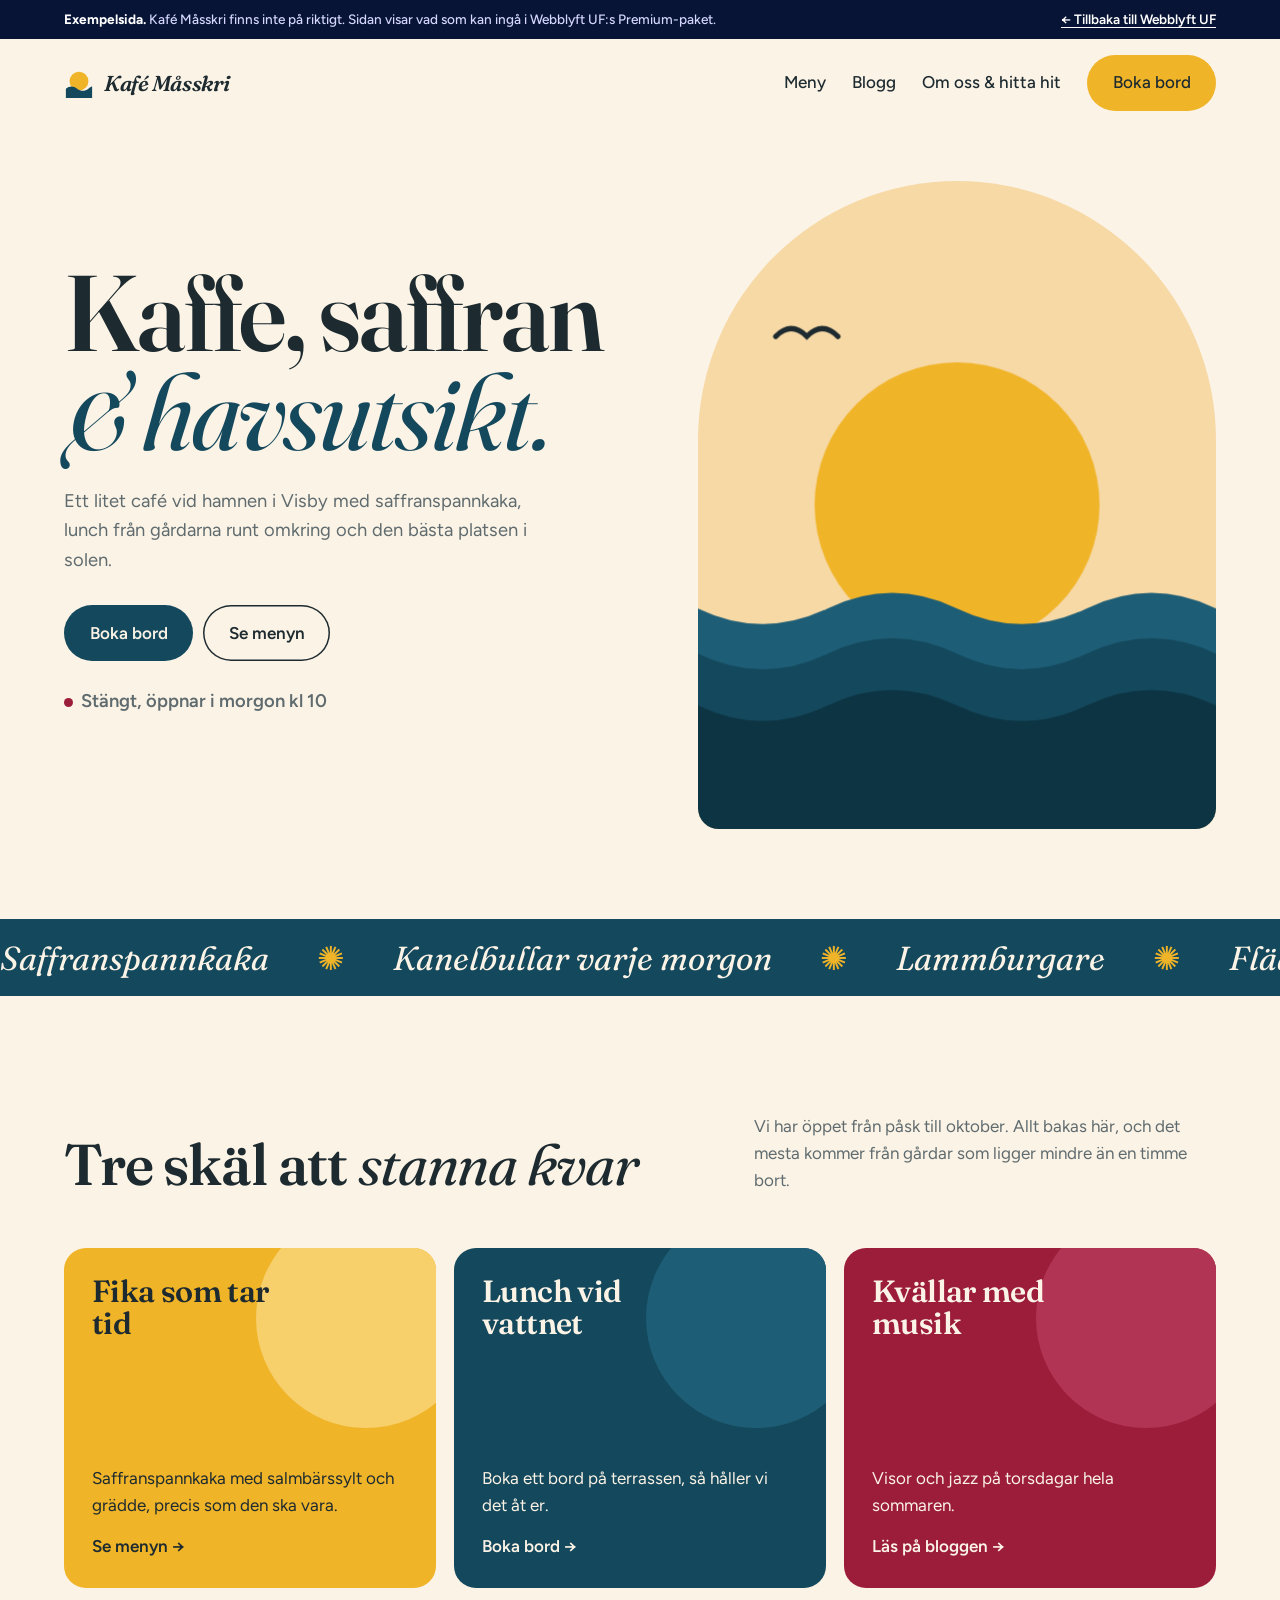
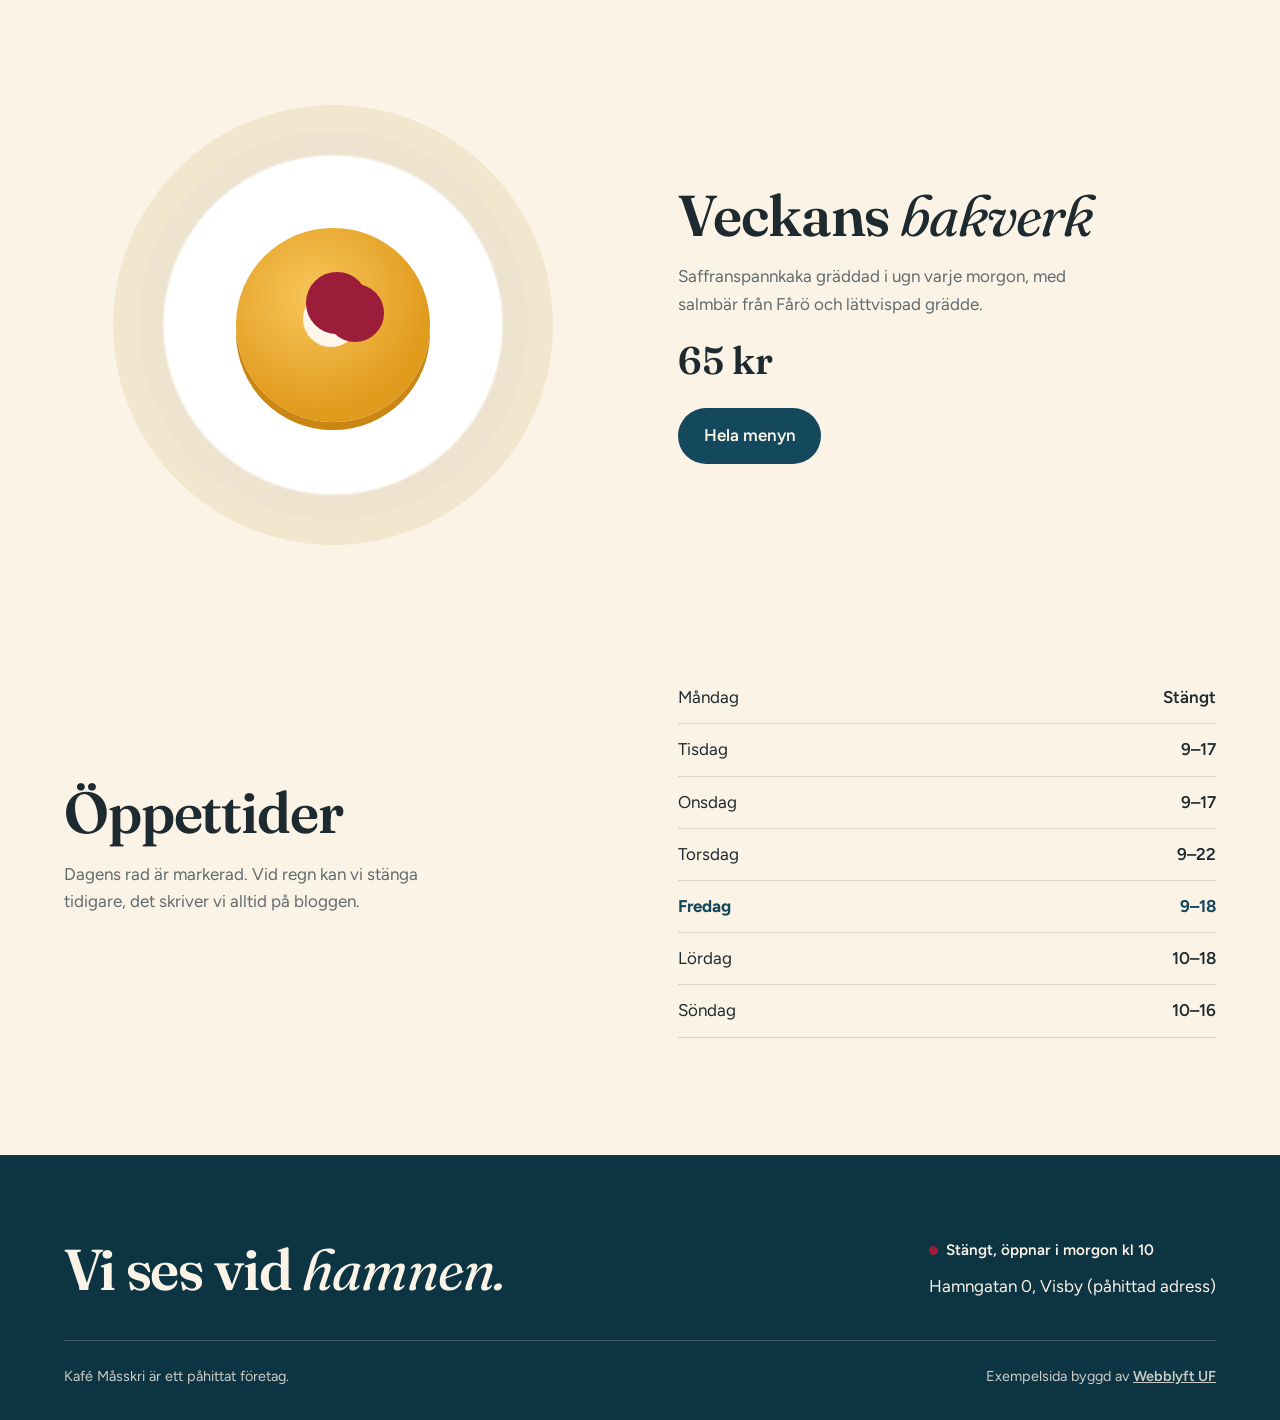
<file: exempel/premium/index.html>
<!doctype html>
<html lang="sv">
<head>
  <meta charset="utf-8">
  <meta name="viewport" content="width=device-width, initial-scale=1">
  <title>Hem – Kafé Måsskri (exempelsida)</title>
  <meta name="description" content="Café vid hamnen i Visby. Exempelsida för Webblyft UF:s Premium-paket, Kafé Måsskri är ett påhittat företag.">
  <meta name="robots" content="noindex">
  <link rel="icon" type="image/png" href="../../assets/favicon.png">
  <link rel="preconnect" href="https://fonts.googleapis.com">
  <link rel="preconnect" href="https://fonts.gstatic.com" crossorigin>
  <link href="https://fonts.googleapis.com/css2?family=Fraunces:ital,opsz,wght@0,9..144,600;1,9..144,400&family=Figtree:wght@400;500;600;700&display=swap" rel="stylesheet">
  <link rel="stylesheet" href="style.css?v=16248d9f">
</head>
<body>
  <div class="demo-bar">
    <span><strong>Exempelsida.</strong> Kafé Måsskri finns inte på riktigt. Sidan visar vad som kan ingå i Webblyft UF:s Premium-paket.</span>
    <a href="../../#koncept">← Tillbaka till Webblyft UF</a>
  </div>

  <header class="nav">
    <a href="index.html" class="logo"><svg viewBox="0 0 32 32" aria-hidden="true"><circle cx="16" cy="14" r="10" fill="#f0b429"/><path d="M2 22c4-3 8-3 12 0s8 3 12 0 4-2 4-2v12H2z" fill="#14485c"/></svg>Kafé Måsskri</a>
    <nav class="nav__links" aria-label="Huvudmeny">
      <a href="meny.html">Meny</a>
      <a href="blogg.html">Blogg</a>
      <a href="om.html">Om oss &amp; hitta hit</a>
      <a href="boka.html" class="btn btn--saffron">Boka bord</a>
    </nav>
    <button class="menu-btn" aria-expanded="false">Meny</button>
  </header>

  <main>
    <section class="hero">
      <div>
        <h1>Kaffe, saffran <em>&amp; havsutsikt.</em></h1>
        <p>Ett litet café vid hamnen i Visby med saffranspannkaka, lunch från gårdarna runt omkring och den bästa platsen i solen.</p>
        <div class="hero__ctas">
          <a href="boka.html" class="btn">Boka bord</a>
          <a href="meny.html" class="btn btn--line">Se menyn</a>
        </div>
        <p class="status hero__status" data-status>Kollar öppettider…</p>
      </div>
      <div class="poster" aria-hidden="true">
        <svg viewBox="0 0 400 500" preserveAspectRatio="xMidYMid slice">
          <circle class="sun" cx="200" cy="250" r="110" fill="#f0b429"/>
          <path class="gull" d="M60 120q12-12 24 0q12-12 24 0" fill="none" stroke="#1d2a2f" stroke-width="4" stroke-linecap="round"/>
          <g>
            <path class="wave" d="M-100 330q50-24 100 0t100 0t100 0t100 0t100 0t100 0V520H-100z" fill="#1d5d75"/>
            <path class="wave" d="M-100 365q50-24 100 0t100 0t100 0t100 0t100 0t100 0V520H-100z" fill="#14485c"/>
            <path class="wave" d="M-100 405q50-24 100 0t100 0t100 0t100 0t100 0t100 0V520H-100z" fill="#0d3443"/>
          </g>
        </svg>
      </div>
    </section>

    <div class="marquee" aria-hidden="true">
      <div class="marquee__track">
        <span>Saffranspannkaka</span><span>Kanelbullar varje morgon</span><span>Lammburgare</span><span>Fläderdricka</span><span>Rabarberpaj</span>
        <span>Saffranspannkaka</span><span>Kanelbullar varje morgon</span><span>Lammburgare</span><span>Fläderdricka</span><span>Rabarberpaj</span>
      </div>
    </div>

    <section class="section">
      <div class="section__head reveal">
        <h2>Tre skäl att <em>stanna kvar</em></h2>
        <p>Vi har öppet från påsk till oktober. Allt bakas här, och det mesta kommer från gårdar som ligger mindre än en timme bort.</p>
      </div>
      <div class="cards">
        <a href="meny.html" class="card card--a reveal"><span class="card__art"></span><h3>Fika som tar tid</h3><div><p>Saffranspannkaka med salmbärssylt och grädde, precis som den ska vara.</p><p class="more">Se menyn →</p></div></a>
        <a href="boka.html" class="card card--b reveal"><span class="card__art"></span><h3>Lunch vid vattnet</h3><div><p>Boka ett bord på terrassen, så håller vi det åt er.</p><p class="more">Boka bord →</p></div></a>
        <a href="blogg.html" class="card card--c reveal"><span class="card__art"></span><h3>Kvällar med musik</h3><div><p>Visor och jazz på torsdagar hela sommaren.</p><p class="more">Läs på bloggen →</p></div></a>
      </div>
    </section>

    <section class="section feature" style="padding-top:0">
      <div class="plate reveal" aria-hidden="true"></div>
      <div class="reveal">
        <h2>Veckans <em>bakverk</em></h2>
        <p style="margin-top:18px;color:var(--muted);max-width:40ch">Saffranspannkaka gräddad i ugn varje morgon, med salmbär från Fårö och lättvispad grädde.</p>
        <p class="feature__price">65 kr</p>
        <a href="meny.html" class="btn">Hela menyn</a>
      </div>
    </section>

    <section class="section" style="padding-top:0">
      <div class="feature">
        <div class="reveal">
          <h2>Öppettider</h2>
          <p style="margin-top:18px;color:var(--muted);max-width:36ch">Dagens rad är markerad. Vid regn kan vi stänga tidigare, det skriver vi alltid på bloggen.</p>
        </div>
        <table class="hours reveal" data-hours>
          <tr data-day="1"><td>Måndag</td><td>Stängt</td></tr>
          <tr data-day="2"><td>Tisdag</td><td>9–17</td></tr>
          <tr data-day="3"><td>Onsdag</td><td>9–17</td></tr>
          <tr data-day="4"><td>Torsdag</td><td>9–22</td></tr>
          <tr data-day="5"><td>Fredag</td><td>9–18</td></tr>
          <tr data-day="6"><td>Lördag</td><td>10–18</td></tr>
          <tr data-day="0"><td>Söndag</td><td>10–16</td></tr>
        </table>
      </div>
    </section>
  </main>

  <footer class="footer">
    <div class="footer__top">
      <h2>Vi ses vid <em>hamnen.</em></h2>
      <div>
        <p class="status" data-status>Kollar öppettider…</p>
        <p style="margin-top:10px">Hamngatan 0, Visby (påhittad adress)</p>
      </div>
    </div>
    <div class="footer__bottom">
      <span>Kafé Måsskri är ett påhittat företag.</span>
      <span>Exempelsida byggd av <a href="../../">Webblyft UF</a></span>
    </div>
  </footer>

  <script src="script.js?v=0ce5dc6d"></script>
</body>
</html>
</file>
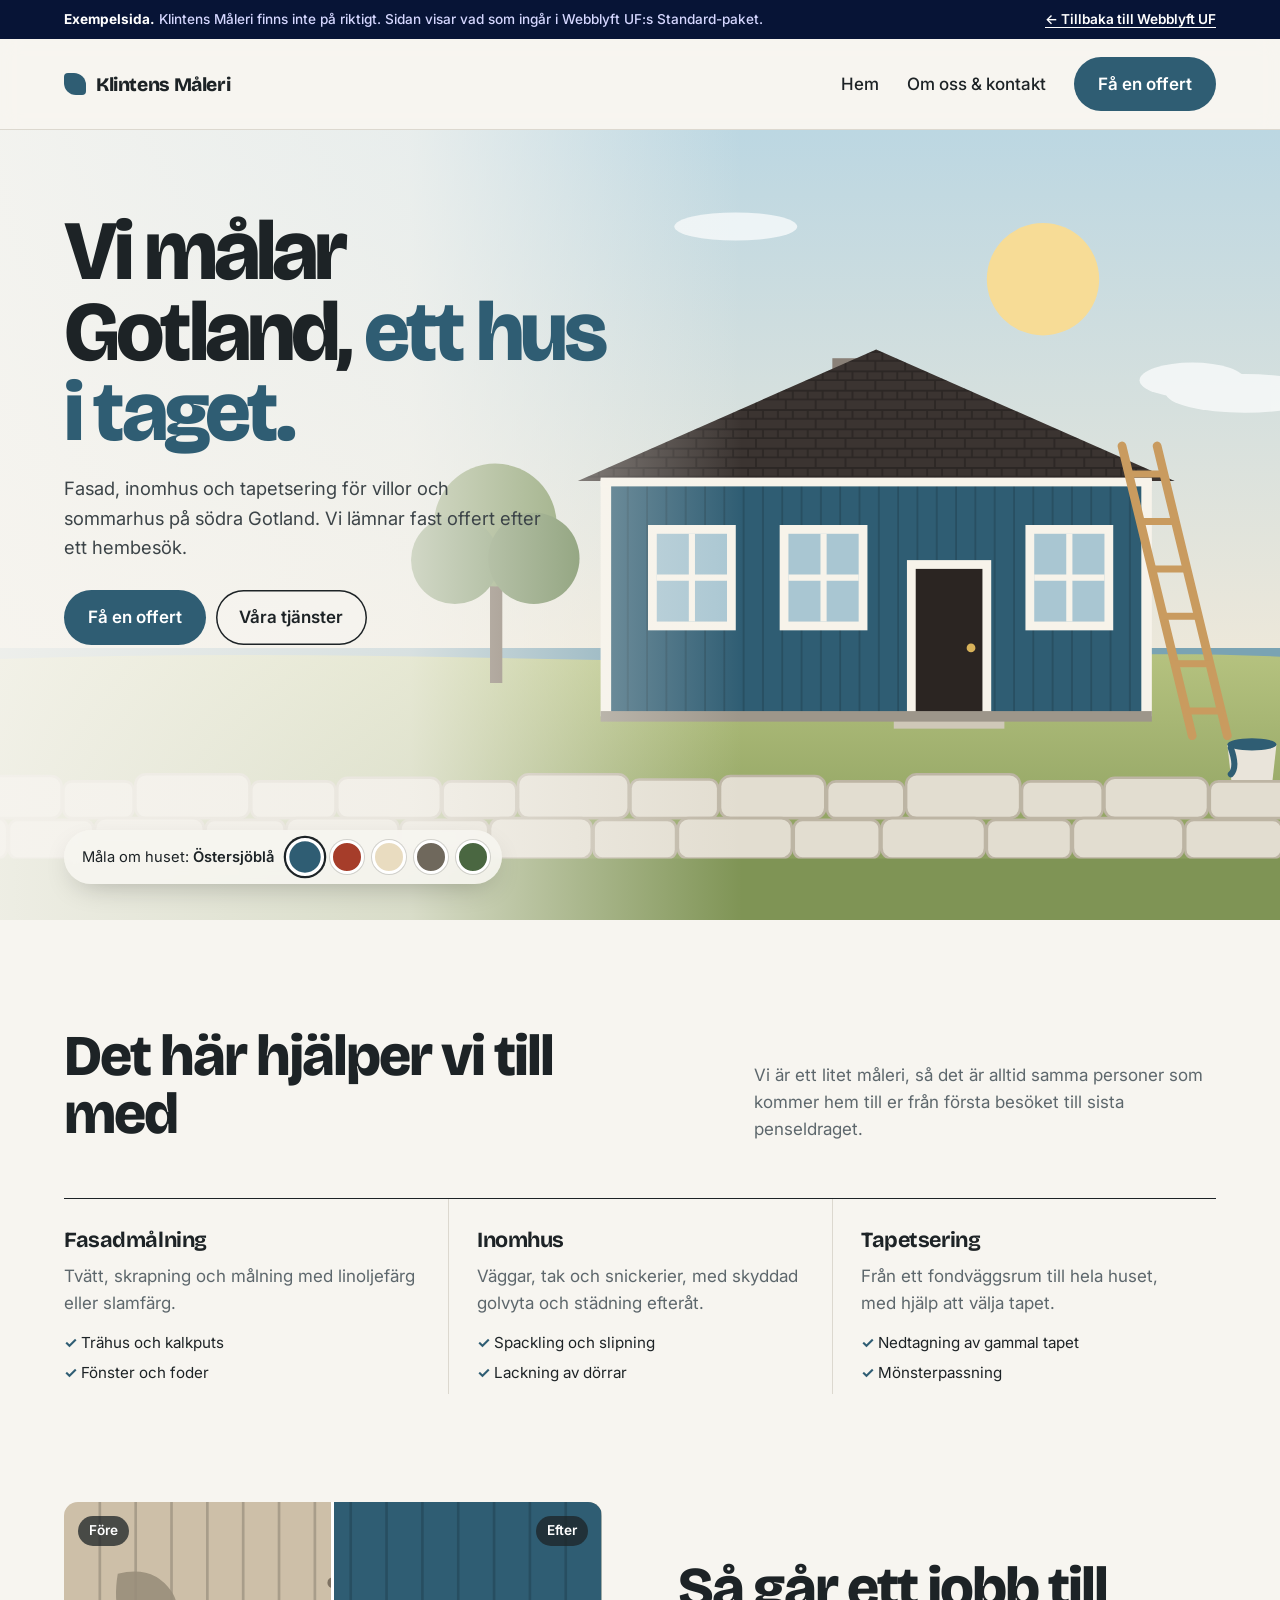
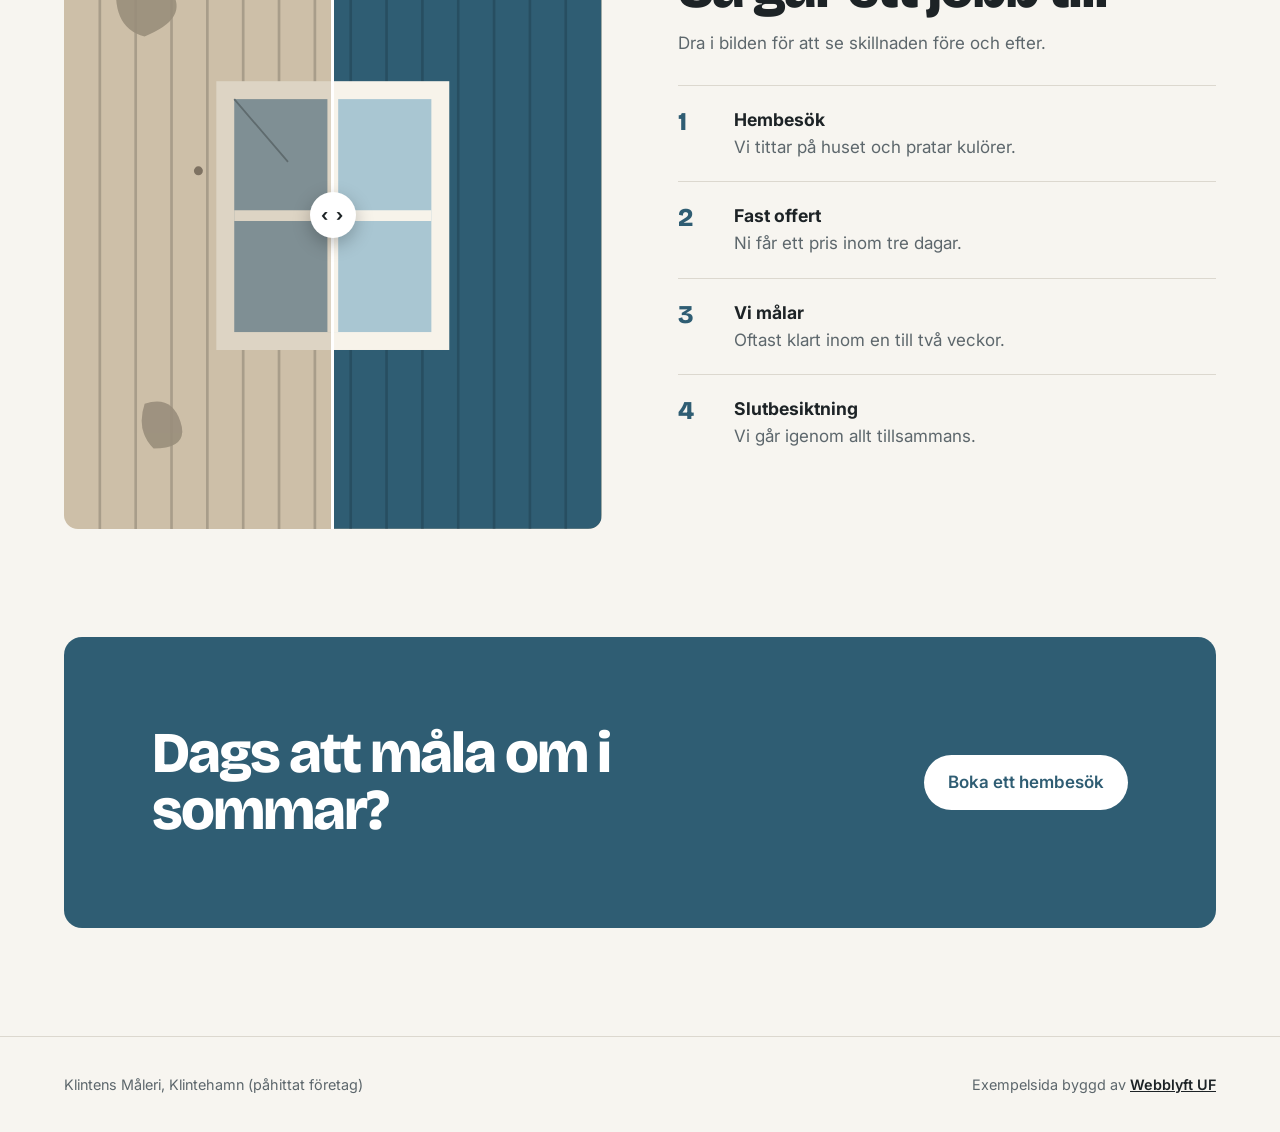
<file: exempel/standard/index.html>
<!doctype html>
<html lang="sv">
<head>
  <meta charset="utf-8">
  <meta name="viewport" content="width=device-width, initial-scale=1">
  <title>Klintens Måleri (exempelsida) – Webblyft UF</title>
  <meta name="description" content="Exempelsida för Webblyft UF:s Standard-paket. Klintens Måleri är ett påhittat företag.">
  <meta name="robots" content="noindex">
  <link rel="icon" type="image/png" href="../../assets/favicon.png">
  <link rel="preconnect" href="https://fonts.googleapis.com">
  <link rel="preconnect" href="https://fonts.gstatic.com" crossorigin>
  <link href="https://fonts.googleapis.com/css2?family=Bricolage+Grotesque:opsz,wght@12..96,700;12..96,800&family=Inter:wght@400;500;600&display=swap" rel="stylesheet">
  <link rel="stylesheet" href="style.css?v=2ba8435d">
</head>
<body>
  <div class="demo-bar">
    <span><strong>Exempelsida.</strong> Klintens Måleri finns inte på riktigt. Sidan visar vad som ingår i Webblyft UF:s Standard-paket.</span>
    <a href="../../#koncept">← Tillbaka till Webblyft UF</a>
  </div>

  <header class="nav">
    <a href="index.html" class="logo"><i></i>Klintens Måleri</a>
    <nav class="nav__links" aria-label="Huvudmeny">
      <a href="index.html" aria-current="page">Hem</a>
      <a href="kontakt.html">Om oss &amp; kontakt</a>
      <a href="kontakt.html#offert" class="btn">Få en offert</a>
    </nav>
    <button class="menu-btn" aria-expanded="false">Meny</button>
  </header>

  <main>
    <section class="hero">
      <svg class="hero__scene" viewBox="0 0 1600 900" preserveAspectRatio="xMaxYMax slice" aria-hidden="true">
        <defs>
          <linearGradient id="sky" x1="0" y1="0" x2="0" y2="1"><stop offset="0" stop-color="#bcd7e2"/><stop offset=".75" stop-color="#f3ead9"/></linearGradient>
          <linearGradient id="grass" x1="0" y1="0" x2="0" y2="1"><stop offset="0" stop-color="#b5c27f"/><stop offset="1" stop-color="#7f9455"/></linearGradient>
          <pattern id="planks" width="22" height="10" patternUnits="userSpaceOnUse"><rect width="22" height="10" fill="transparent"/><path d="M21 0V10" stroke="#000" stroke-opacity=".16" stroke-width="2"/></pattern>
          <pattern id="tiles" width="34" height="22" patternUnits="userSpaceOnUse"><path d="M0 21H34M17 0V11M0 11H34M8 11V22M25 11V22" stroke="#000" stroke-opacity=".25" stroke-width="2" fill="none"/></pattern>
        </defs>
        <rect width="1600" height="900" fill="url(#sky)"/>
        <circle cx="1330" cy="170" r="64" fill="#f7dc96"/>
        <g fill="#fff" opacity=".7"><ellipse cx="1560" cy="300" rx="90" ry="22"/><ellipse cx="1500" cy="285" rx="60" ry="20"/><ellipse cx="980" cy="110" rx="70" ry="16"/></g>
        <path d="M0 590 H1600 V620 H0Z" fill="#7aa3b3"/>
        <path d="M0 610 C300 590 600 600 900 605 S1400 590 1600 600 V900 H0Z" fill="url(#grass)"/>
        <!-- Träd -->
        <rect x="700" y="470" width="14" height="160" fill="#5b4a3a"/>
        <circle cx="706" cy="450" r="70" fill="#6f8a4e"/><circle cx="660" cy="490" r="50" fill="#62804a"/><circle cx="750" cy="488" r="52" fill="#5d7a45"/>
        <!-- Huset -->
        <g class="house">
          <rect x="1090" y="260" width="34" height="90" fill="#8a8178"/>
          <polygon points="800,400 1140,250 1480,400" fill="#3b3431"/>
          <polygon points="800,400 1140,250 1480,400" fill="url(#tiles)"/>
          <rect class="house__wall" x="830" y="398" width="620" height="270"/>
          <rect x="830" y="398" width="620" height="270" fill="url(#planks)"/>
          <rect x="826" y="398" width="12" height="270" fill="#f7f3ea"/><rect x="1442" y="398" width="12" height="270" fill="#f7f3ea"/>
          <rect x="826" y="396" width="628" height="10" fill="#f7f3ea"/>
          <g class="win"><rect x="880" y="450" width="100" height="120" fill="#f7f3ea"/><rect x="890" y="460" width="80" height="100" fill="#a9c6d2"/><path d="M930 460V560M890 510H970" stroke="#f7f3ea" stroke-width="7"/></g>
          <g class="win"><rect x="1030" y="450" width="100" height="120" fill="#f7f3ea"/><rect x="1040" y="460" width="80" height="100" fill="#a9c6d2"/><path d="M1080 460V560M1040 510H1120" stroke="#f7f3ea" stroke-width="7"/></g>
          <g class="win"><rect x="1310" y="450" width="100" height="120" fill="#f7f3ea"/><rect x="1320" y="460" width="80" height="100" fill="#a9c6d2"/><path d="M1360 460V560M1320 510H1400" stroke="#f7f3ea" stroke-width="7"/></g>
          <rect x="1175" y="490" width="96" height="178" fill="#f7f3ea"/>
          <rect x="1185" y="500" width="76" height="168" fill="#2b2522"/>
          <circle cx="1248" cy="590" r="5" fill="#d8b25a"/>
          <rect x="1160" y="666" width="126" height="16" fill="#cfc8b8"/>
          <rect x="826" y="662" width="628" height="12" fill="#9d968a"/>
        </g>
        <!-- Stege och färghink -->
        <g>
          <path d="M1500 690 L1420 360 M1540 690 L1460 360" stroke="#c99b5f" stroke-width="10" stroke-linecap="round"/>
          <path d="M1428 392H1468M1441 446H1481M1454 500H1494M1467 554H1507M1480 608H1520M1493 662H1533" stroke="#c99b5f" stroke-width="8" stroke-linecap="round"/>
          <path d="M1540 700 h56 l-6 54 h-44z" fill="#e9e4da"/><ellipse cx="1568" cy="700" rx="28" ry="7" class="paint"/>
          <path d="M1544 704 q8 22 0 30" class="paint-drip" stroke-width="7" fill="none" stroke-linecap="round"/>
        </g>
        <!-- Kalkstensmur -->
        <g fill="#e2ddd0" stroke="#bdb5a4" stroke-width="3">
          <rect x="0" y="740" width="90" height="44" rx="10"/><rect x="92" y="736" width="120" height="48" rx="12"/><rect x="214" y="742" width="80" height="42" rx="10"/><rect x="296" y="734" width="130" height="50" rx="12"/><rect x="428" y="742" width="96" height="42" rx="10"/><rect x="526" y="738" width="118" height="46" rx="12"/><rect x="646" y="742" width="84" height="42" rx="10"/><rect x="732" y="734" width="126" height="50" rx="12"/><rect x="860" y="740" width="100" height="44" rx="10"/><rect x="962" y="736" width="120" height="48" rx="12"/><rect x="1084" y="742" width="88" height="42" rx="10"/><rect x="1174" y="734" width="130" height="50" rx="12"/><rect x="1306" y="742" width="92" height="42" rx="10"/><rect x="1400" y="738" width="118" height="46" rx="12"/><rect x="1520" y="742" width="90" height="42" rx="10"/>
          <rect x="40" y="784" width="110" height="46" rx="12"/><rect x="152" y="786" width="96" height="44" rx="10"/><rect x="250" y="784" width="124" height="46" rx="12"/><rect x="376" y="786" width="90" height="44" rx="10"/><rect x="468" y="784" width="128" height="46" rx="12"/><rect x="598" y="786" width="100" height="44" rx="10"/><rect x="700" y="784" width="116" height="46" rx="12"/><rect x="818" y="786" width="94" height="44" rx="10"/><rect x="914" y="784" width="130" height="46" rx="12"/><rect x="1046" y="786" width="98" height="44" rx="10"/><rect x="1146" y="784" width="118" height="46" rx="12"/><rect x="1266" y="786" width="96" height="44" rx="10"/><rect x="1364" y="784" width="126" height="46" rx="12"/><rect x="1492" y="786" width="110" height="44" rx="10"/>
        </g>
        <rect y="830" width="1600" height="70" fill="#7f9455"/>
      </svg>

      <div class="hero__content">
        <h1>Vi målar Gotland, <span>ett hus i taget.</span></h1>
        <p>Fasad, inomhus och tapetsering för villor och sommarhus på södra Gotland. Vi lämnar fast offert efter ett hembesök.</p>
        <div class="hero__ctas">
          <a href="kontakt.html#offert" class="btn">Få en offert</a>
          <a href="#tjanster" class="btn btn--ghost">Våra tjänster</a>
        </div>
      </div>

      <div class="palette" role="group" aria-label="Måla om huset">
        <span class="palette__label">Måla om huset: <b data-color-name>Östersjöblå</b></span>
        <div class="palette__dots">
          <button class="swatch" style="--c:#2f5d73" data-color="#2f5d73" data-name="Östersjöblå" aria-label="Östersjöblå" aria-pressed="true"></button>
          <button class="swatch" style="--c:#a63d2a" data-color="#a63d2a" data-name="Vallmoröd" aria-label="Vallmoröd" aria-pressed="false"></button>
          <button class="swatch" style="--c:#e9dcc0" data-color="#e9dcc0" data-name="Kalkvit" data-ink="#7a6a4a" aria-label="Kalkvit" aria-pressed="false"></button>
          <button class="swatch" style="--c:#6f685c" data-color="#6f685c" data-name="Raukgrå" aria-label="Raukgrå" aria-pressed="false"></button>
          <button class="swatch" style="--c:#4a6741" data-color="#4a6741" data-name="Ängsgrön" aria-label="Ängsgrön" aria-pressed="false"></button>
        </div>
      </div>
    </section>

    <section class="section" id="tjanster">
      <div class="section__head">
        <h2>Det här hjälper vi till med</h2>
        <p>Vi är ett litet måleri, så det är alltid samma personer som kommer hem till er från första besöket till sista penseldraget.</p>
      </div>
      <div class="services">
        <article class="service">
          <h3>Fasadmålning</h3>
          <p>Tvätt, skrapning och målning med linoljefärg eller slamfärg.</p>
          <ul><li>Trähus och kalkputs</li><li>Fönster och foder</li></ul>
        </article>
        <article class="service">
          <h3>Inomhus</h3>
          <p>Väggar, tak och snickerier, med skyddad golvyta och städning efteråt.</p>
          <ul><li>Spackling och slipning</li><li>Lackning av dörrar</li></ul>
        </article>
        <article class="service">
          <h3>Tapetsering</h3>
          <p>Från ett fondväggsrum till hela huset, med hjälp att välja tapet.</p>
          <ul><li>Nedtagning av gammal tapet</li><li>Mönsterpassning</li></ul>
        </article>
      </div>
    </section>

    <section class="section split" style="padding-top:0">
      <figure class="compare" aria-label="Före och efter målning">
        <svg class="compare__img" viewBox="0 0 600 700" preserveAspectRatio="xMidYMid slice" aria-hidden="true">
          <rect width="600" height="700" fill="#cdbfa8"/>
          <g stroke="#000" stroke-opacity=".18" stroke-width="3"><path d="M40 0V700M80 0V700M120 0V700M160 0V700M200 0V700M240 0V700M280 0V700M320 0V700M360 0V700M400 0V700M440 0V700M480 0V700M520 0V700M560 0V700"/></g>
          <g fill="#9a8e7c" opacity=".9"><path d="M60 80q40-10 60 20t-30 50q-40-10-30-70z"/><path d="M380 160q60 0 70 40t-50 30q-40-30-20-70z"/><path d="M200 420q50-20 80 10t-40 60q-50-20-40-70z"/><path d="M460 520q40 0 50 30t-40 30q-30-20-10-60z"/><path d="M90 560q30-10 40 20t-30 30q-20-20-10-50z"/></g>
          <g fill="#7e7262"><circle cx="300" cy="90" r="6"/><circle cx="150" cy="300" r="5"/><circle cx="420" cy="380" r="7"/><circle cx="520" cy="250" r="4"/></g>
          <rect x="170" y="200" width="260" height="300" fill="#ddd4c4"/><rect x="190" y="220" width="220" height="260" fill="#7f8f94"/><path d="M300 220V480M190 350H410" stroke="#ddd4c4" stroke-width="12"/>
          <path d="M190 220 l60 70 M380 260 l30 40" stroke="#5f6b6e" stroke-width="2"/>
        </svg>
        <div class="compare__after" aria-hidden="true">
          <svg class="compare__img" viewBox="0 0 600 700" preserveAspectRatio="xMidYMid slice">
            <rect width="600" height="700" class="house__wall"/>
            <g stroke="#000" stroke-opacity=".16" stroke-width="3"><path d="M40 0V700M80 0V700M120 0V700M160 0V700M200 0V700M240 0V700M280 0V700M320 0V700M360 0V700M400 0V700M440 0V700M480 0V700M520 0V700M560 0V700"/></g>
            <rect x="170" y="200" width="260" height="300" fill="#f7f3ea"/><rect x="190" y="220" width="220" height="260" fill="#a9c6d2"/><path d="M300 220V480M190 350H410" stroke="#f7f3ea" stroke-width="12"/>
            <path d="M210 240 l50 0 l-60 60z" fill="#fff" opacity=".45"/>
          </svg>
        </div>
        <span class="compare__tag compare__tag--before">Före</span>
        <span class="compare__tag compare__tag--after">Efter</span>
        <span class="compare__handle" aria-hidden="true"></span>
        <input class="compare__range" type="range" min="0" max="100" value="50" aria-label="Dra för att jämföra före och efter">
      </figure>
      <div>
        <h2>Så går ett jobb till</h2>
        <p class="compare__hint">Dra i bilden för att se skillnaden före och efter.</p>
        <ol class="steps">
          <li><div><b>Hembesök</b><span>Vi tittar på huset och pratar kulörer.</span></div></li>
          <li><div><b>Fast offert</b><span>Ni får ett pris inom tre dagar.</span></div></li>
          <li><div><b>Vi målar</b><span>Oftast klart inom en till två veckor.</span></div></li>
          <li><div><b>Slutbesiktning</b><span>Vi går igenom allt tillsammans.</span></div></li>
        </ol>
      </div>
    </section>

    <section class="cta">
      <h2>Dags att måla om i sommar?</h2>
      <a href="kontakt.html#offert" class="btn">Boka ett hembesök</a>
    </section>
  </main>

  <footer class="footer">
    <span>Klintens Måleri, Klintehamn (påhittat företag)</span>
    <span>Exempelsida byggd av <a href="../../">Webblyft UF</a></span>
  </footer>

  <script src="script.js?v=83f110ec"></script>
</body>
</html>
</file>
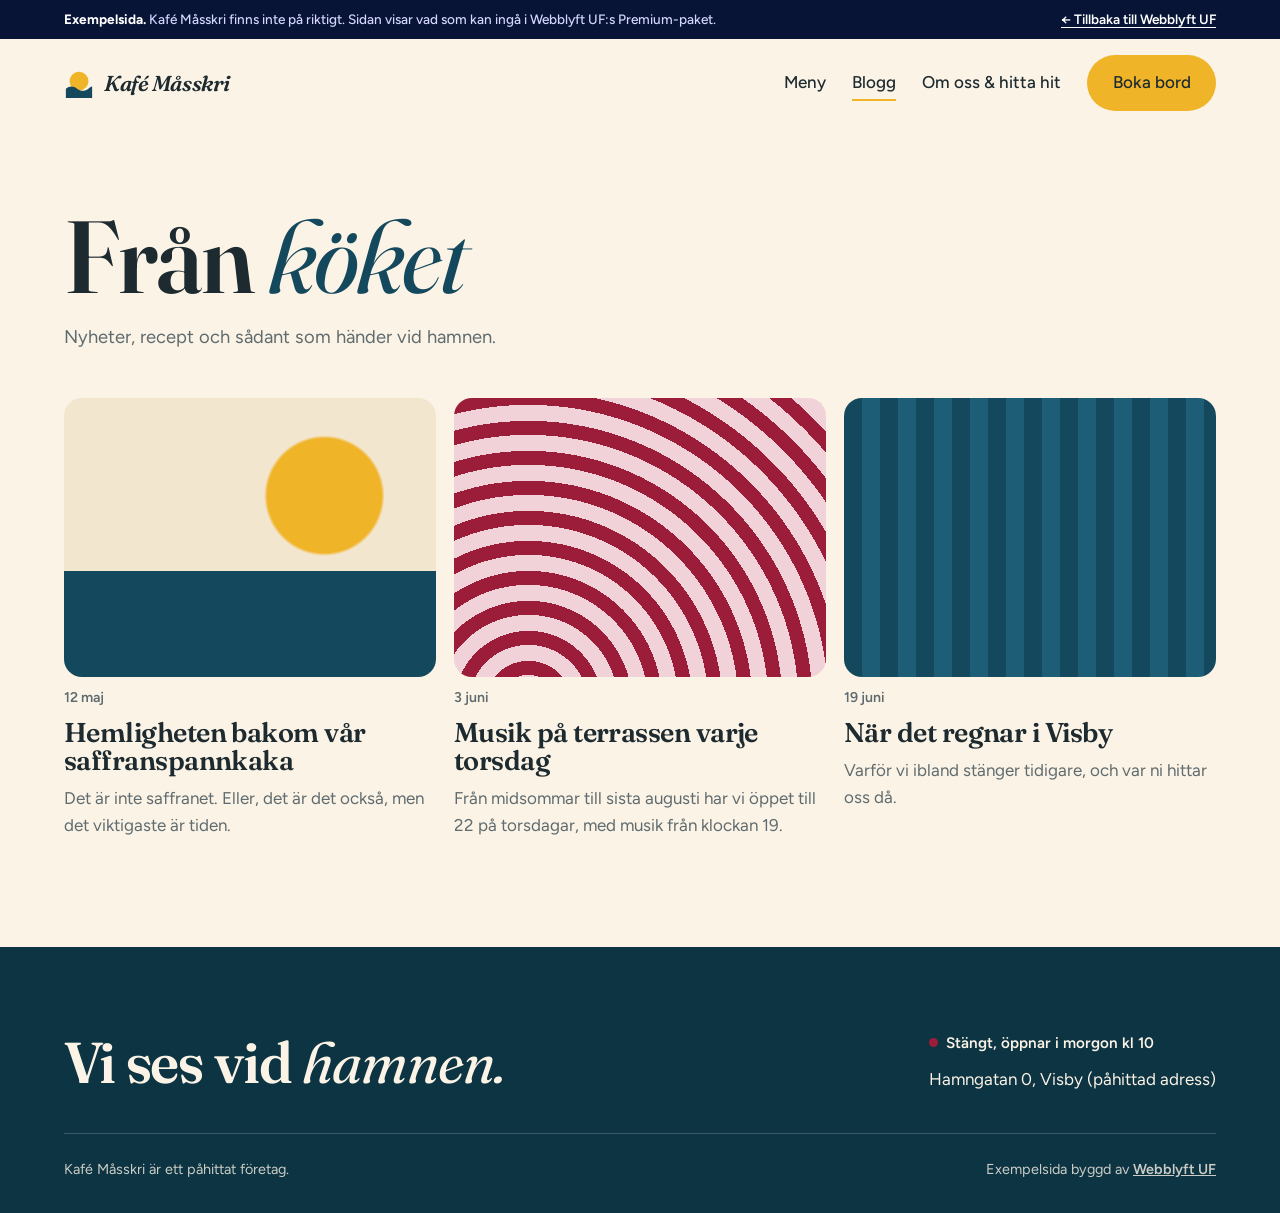
<file: exempel/premium/blogg.html>
<!doctype html>
<html lang="sv">
<head>
  <meta charset="utf-8">
  <meta name="viewport" content="width=device-width, initial-scale=1">
  <title>Blogg – Kafé Måsskri (exempelsida)</title>
  <meta name="description" content="Nyheter från köket. Exempelsida för Webblyft UF:s Premium-paket, Kafé Måsskri är ett påhittat företag.">
  <meta name="robots" content="noindex">
  <link rel="icon" type="image/png" href="../../assets/favicon.png">
  <link rel="preconnect" href="https://fonts.googleapis.com">
  <link rel="preconnect" href="https://fonts.gstatic.com" crossorigin>
  <link href="https://fonts.googleapis.com/css2?family=Fraunces:ital,opsz,wght@0,9..144,600;1,9..144,400&family=Figtree:wght@400;500;600;700&display=swap" rel="stylesheet">
  <link rel="stylesheet" href="style.css?v=16248d9f">
</head>
<body>
  <div class="demo-bar">
    <span><strong>Exempelsida.</strong> Kafé Måsskri finns inte på riktigt. Sidan visar vad som kan ingå i Webblyft UF:s Premium-paket.</span>
    <a href="../../#koncept">← Tillbaka till Webblyft UF</a>
  </div>

  <header class="nav">
    <a href="index.html" class="logo"><svg viewBox="0 0 32 32" aria-hidden="true"><circle cx="16" cy="14" r="10" fill="#f0b429"/><path d="M2 22c4-3 8-3 12 0s8 3 12 0 4-2 4-2v12H2z" fill="#14485c"/></svg>Kafé Måsskri</a>
    <nav class="nav__links" aria-label="Huvudmeny">
      <a href="meny.html">Meny</a>
      <a href="blogg.html" aria-current="page">Blogg</a>
      <a href="om.html">Om oss &amp; hitta hit</a>
      <a href="boka.html" class="btn btn--saffron">Boka bord</a>
    </nav>
    <button class="menu-btn" aria-expanded="false">Meny</button>
  </header>

  <main>
    <section class="page-head" data-blog-head>
      <h1>Från <em>köket</em></h1>
      <p>Nyheter, recept och sådant som händer vid hamnen.</p>
    </section>
    <div class="posts" data-blog-list>
      <a class="post-card reveal" href="#saffran"><div class="post-card__img"><i class="art-1"></i></div><small>12 maj</small><h2>Hemligheten bakom vår saffranspannkaka</h2><p>Det är inte saffranet. Eller, det är det också, men det viktigaste är tiden.</p></a>
      <a class="post-card reveal" href="#torsdagar"><div class="post-card__img"><i class="art-2"></i></div><small>3 juni</small><h2>Musik på terrassen varje torsdag</h2><p>Från midsommar till sista augusti har vi öppet till 22 på torsdagar, med musik från klockan 19.</p></a>
      <a class="post-card reveal" href="#regn"><div class="post-card__img"><i class="art-3"></i></div><small>19 juni</small><h2>När det regnar i Visby</h2><p>Varför vi ibland stänger tidigare, och var ni hittar oss då.</p></a>
    </div>
    <article class="article" data-post="saffran" hidden>
      <a href="#" class="back">← Alla inlägg</a>
      <small>12 maj</small>
      <h1>Hemligheten bakom vår saffranspannkaka</h1>
      <div class="post-card__img"><i class="art-1"></i></div>
      <p>Varje morgon klockan sex sätter vi på ugnen. Grötriset har kokat kvällen innan och fått stå över natten, och det är där all smak sitter.</p><p>Saffranet köper vi i hela pistiller och mortlar själva med en sockerbit. Det låter omständligt, och det är det också. Men det märks.</p><blockquote>En saffranspannkaka ska vara lite för söt, lite för mäktig och alltid serveras ljummen.</blockquote><p>Salmbären plockar vi på Fårö i augusti och kokar till sylt som ska räcka hela säsongen. Brukar den inte göra det? Nej. Det brukar den inte.</p>
    </article>
    <article class="article" data-post="torsdagar" hidden>
      <a href="#" class="back">← Alla inlägg</a>
      <small>3 juni</small>
      <h1>Musik på terrassen varje torsdag</h1>
      <div class="post-card__img"><i class="art-2"></i></div>
      <p>Det började med att en gäst frågade om han fick spela gitarr medan solen gick ner. Nu är det fjärde sommaren i rad.</p><p>Det är fri entré, men boka gärna bord om ni vill sitta nära. Köket har öppet till 21.</p><blockquote>Ta med en tröja. Det blåser alltid mer vid hamnen än man tror.</blockquote>
    </article>
    <article class="article" data-post="regn" hidden>
      <a href="#" class="back">← Alla inlägg</a>
      <small>19 juni</small>
      <h1>När det regnar i Visby</h1>
      <div class="post-card__img"><i class="art-3"></i></div>
      <p>Vi har bara tolv bord inomhus, så när det regnar blir det trångt. Vid riktigt dåligt väder stänger vi terrassen och skriver det här.</p><p>Kaffe och bullar går alltid att köpa med sig från luckan, regn eller inte.</p>
    </article>
  </main>

  <footer class="footer">
    <div class="footer__top">
      <h2>Vi ses vid <em>hamnen.</em></h2>
      <div>
        <p class="status" data-status>Kollar öppettider…</p>
        <p style="margin-top:10px">Hamngatan 0, Visby (påhittad adress)</p>
      </div>
    </div>
    <div class="footer__bottom">
      <span>Kafé Måsskri är ett påhittat företag.</span>
      <span>Exempelsida byggd av <a href="../../">Webblyft UF</a></span>
    </div>
  </footer>

  <script src="script.js?v=0ce5dc6d"></script>
</body>
</html>
</file>
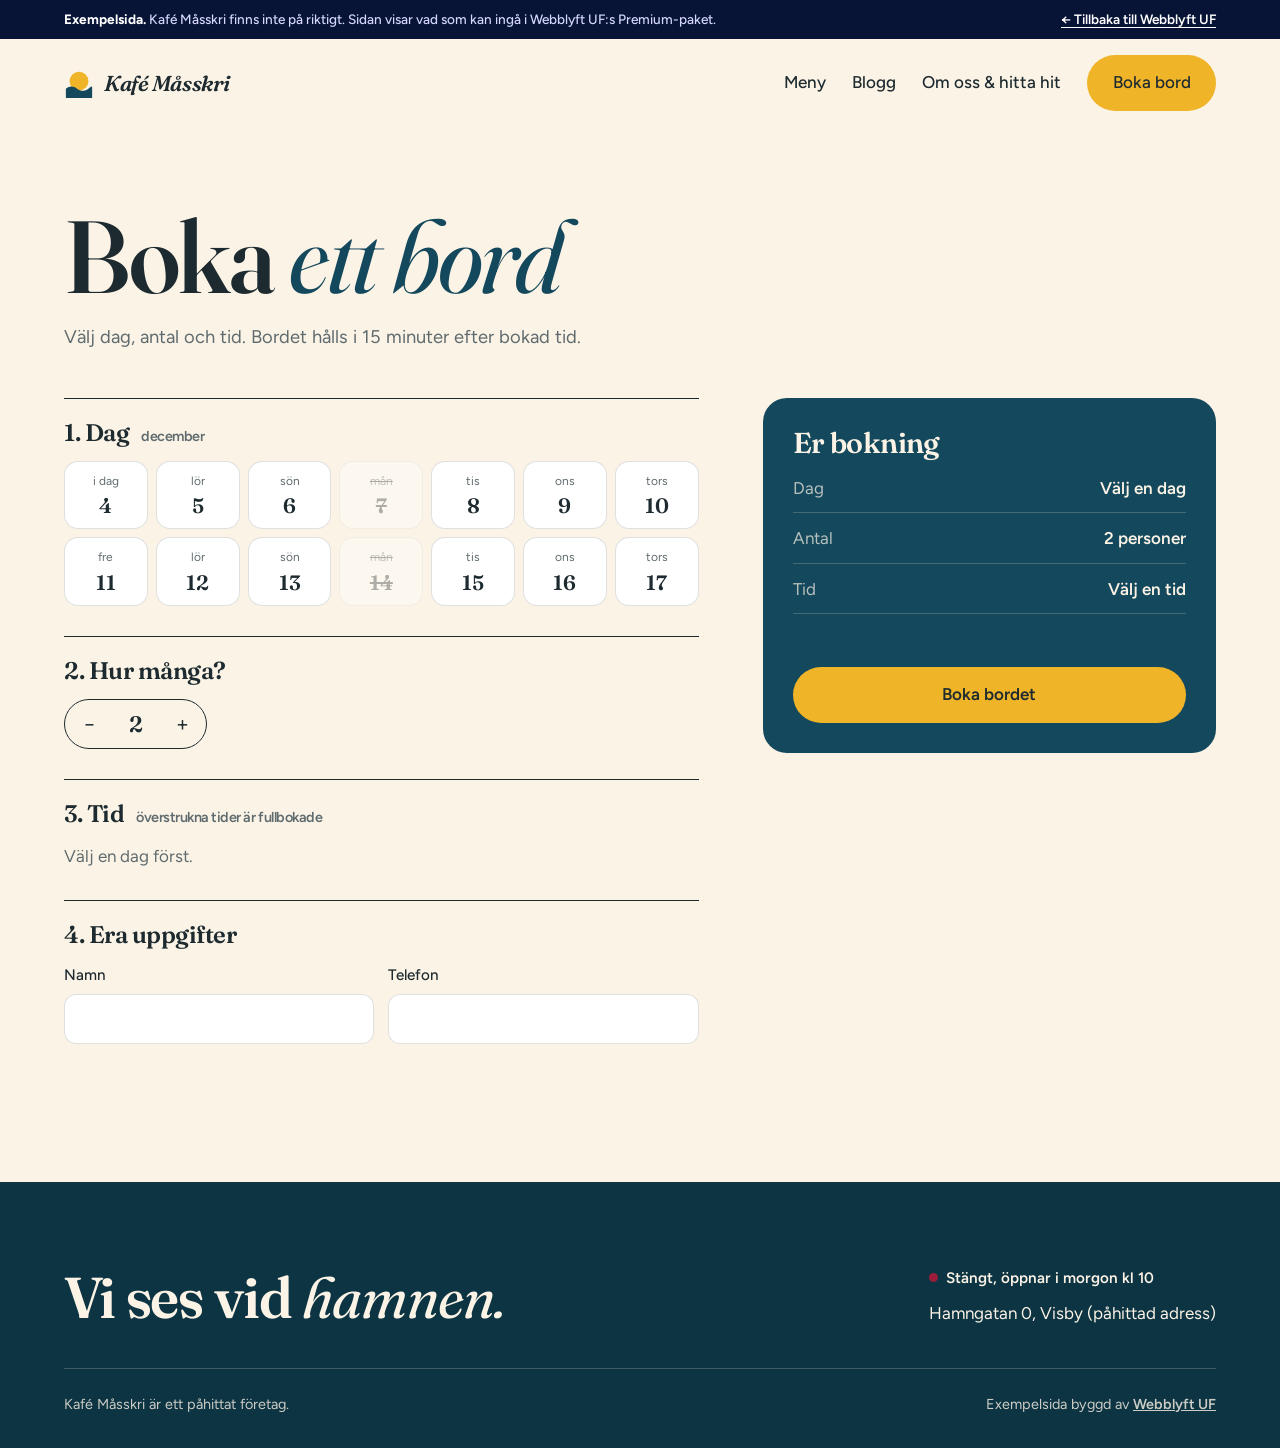
<file: exempel/premium/boka.html>
<!doctype html>
<html lang="sv">
<head>
  <meta charset="utf-8">
  <meta name="viewport" content="width=device-width, initial-scale=1">
  <title>Boka bord – Kafé Måsskri (exempelsida)</title>
  <meta name="description" content="Boka bord på Kafé Måsskri. Exempelsida för Webblyft UF:s Premium-paket, Kafé Måsskri är ett påhittat företag.">
  <meta name="robots" content="noindex">
  <link rel="icon" type="image/png" href="../../assets/favicon.png">
  <link rel="preconnect" href="https://fonts.googleapis.com">
  <link rel="preconnect" href="https://fonts.gstatic.com" crossorigin>
  <link href="https://fonts.googleapis.com/css2?family=Fraunces:ital,opsz,wght@0,9..144,600;1,9..144,400&family=Figtree:wght@400;500;600;700&display=swap" rel="stylesheet">
  <link rel="stylesheet" href="style.css?v=16248d9f">
</head>
<body>
  <div class="demo-bar">
    <span><strong>Exempelsida.</strong> Kafé Måsskri finns inte på riktigt. Sidan visar vad som kan ingå i Webblyft UF:s Premium-paket.</span>
    <a href="../../#koncept">← Tillbaka till Webblyft UF</a>
  </div>

  <header class="nav">
    <a href="index.html" class="logo"><svg viewBox="0 0 32 32" aria-hidden="true"><circle cx="16" cy="14" r="10" fill="#f0b429"/><path d="M2 22c4-3 8-3 12 0s8 3 12 0 4-2 4-2v12H2z" fill="#14485c"/></svg>Kafé Måsskri</a>
    <nav class="nav__links" aria-label="Huvudmeny">
      <a href="meny.html">Meny</a>
      <a href="blogg.html">Blogg</a>
      <a href="om.html">Om oss &amp; hitta hit</a>
      <a href="boka.html" class="btn btn--saffron" aria-current="page">Boka bord</a>
    </nav>
    <button class="menu-btn" aria-expanded="false">Meny</button>
  </header>

  <main>
    <section class="page-head">
      <h1>Boka <em>ett bord</em></h1>
      <p>Välj dag, antal och tid. Bordet hålls i 15 minuter efter bokad tid.</p>
    </section>
    <div class="booking">
      <div>
        <div class="step">
          <h2>1. Dag <span data-month></span></h2>
          <div class="days" data-days></div>
        </div>
        <div class="step">
          <h2>2. Hur många?</h2>
          <div class="counter"><button type="button" data-count="-1" aria-label="Färre">−</button><output data-guests>2</output><button type="button" data-count="1" aria-label="Fler">+</button></div>
        </div>
        <div class="step">
          <h2>3. Tid <span>överstrukna tider är fullbokade</span></h2>
          <div class="times" data-times></div>
        </div>
        <div class="step">
          <h2>4. Era uppgifter</h2>
          <div class="fields">
            <label>Namn<input data-name autocomplete="name"></label>
            <label>Telefon<input data-phone type="tel" autocomplete="tel"></label>
          </div>
        </div>
      </div>
      <aside class="summary" aria-live="polite">
        <div class="summary__form">
          <h2>Er bokning</h2>
          <dl>
            <div><dt>Dag</dt><dd data-sum-day>Välj en dag</dd></div>
            <div><dt>Antal</dt><dd data-sum-guests>2 personer</dd></div>
            <div><dt>Tid</dt><dd data-sum-time>Välj en tid</dd></div>
          </dl>
          <p class="error" data-error></p>
          <button class="btn btn--saffron" data-book>Boka bordet</button>
        </div>
        <div class="confirm">
          <svg viewBox="0 0 64 64"><circle cx="32" cy="32" r="30" fill="#f0b429"/><path d="M19 33l9 9 17-19" fill="none" stroke="#14485c" stroke-width="5" stroke-linecap="round" stroke-linejoin="round"/></svg>
          <h2 data-confirm-title>Bordet är bokat!</h2>
          <p data-confirm-text></p>
          <p style="margin-top:16px;font-size:.85rem">Det här är en exempelsida, så ingen bokning skickades.</p>
          <button class="btn btn--line" style="margin-top:18px" data-again>Gör en ny bokning</button>
        </div>
      </aside>
    </div>
  </main>

  <footer class="footer">
    <div class="footer__top">
      <h2>Vi ses vid <em>hamnen.</em></h2>
      <div>
        <p class="status" data-status>Kollar öppettider…</p>
        <p style="margin-top:10px">Hamngatan 0, Visby (påhittad adress)</p>
      </div>
    </div>
    <div class="footer__bottom">
      <span>Kafé Måsskri är ett påhittat företag.</span>
      <span>Exempelsida byggd av <a href="../../">Webblyft UF</a></span>
    </div>
  </footer>

  <script src="script.js?v=0ce5dc6d"></script>
</body>
</html>
</file>
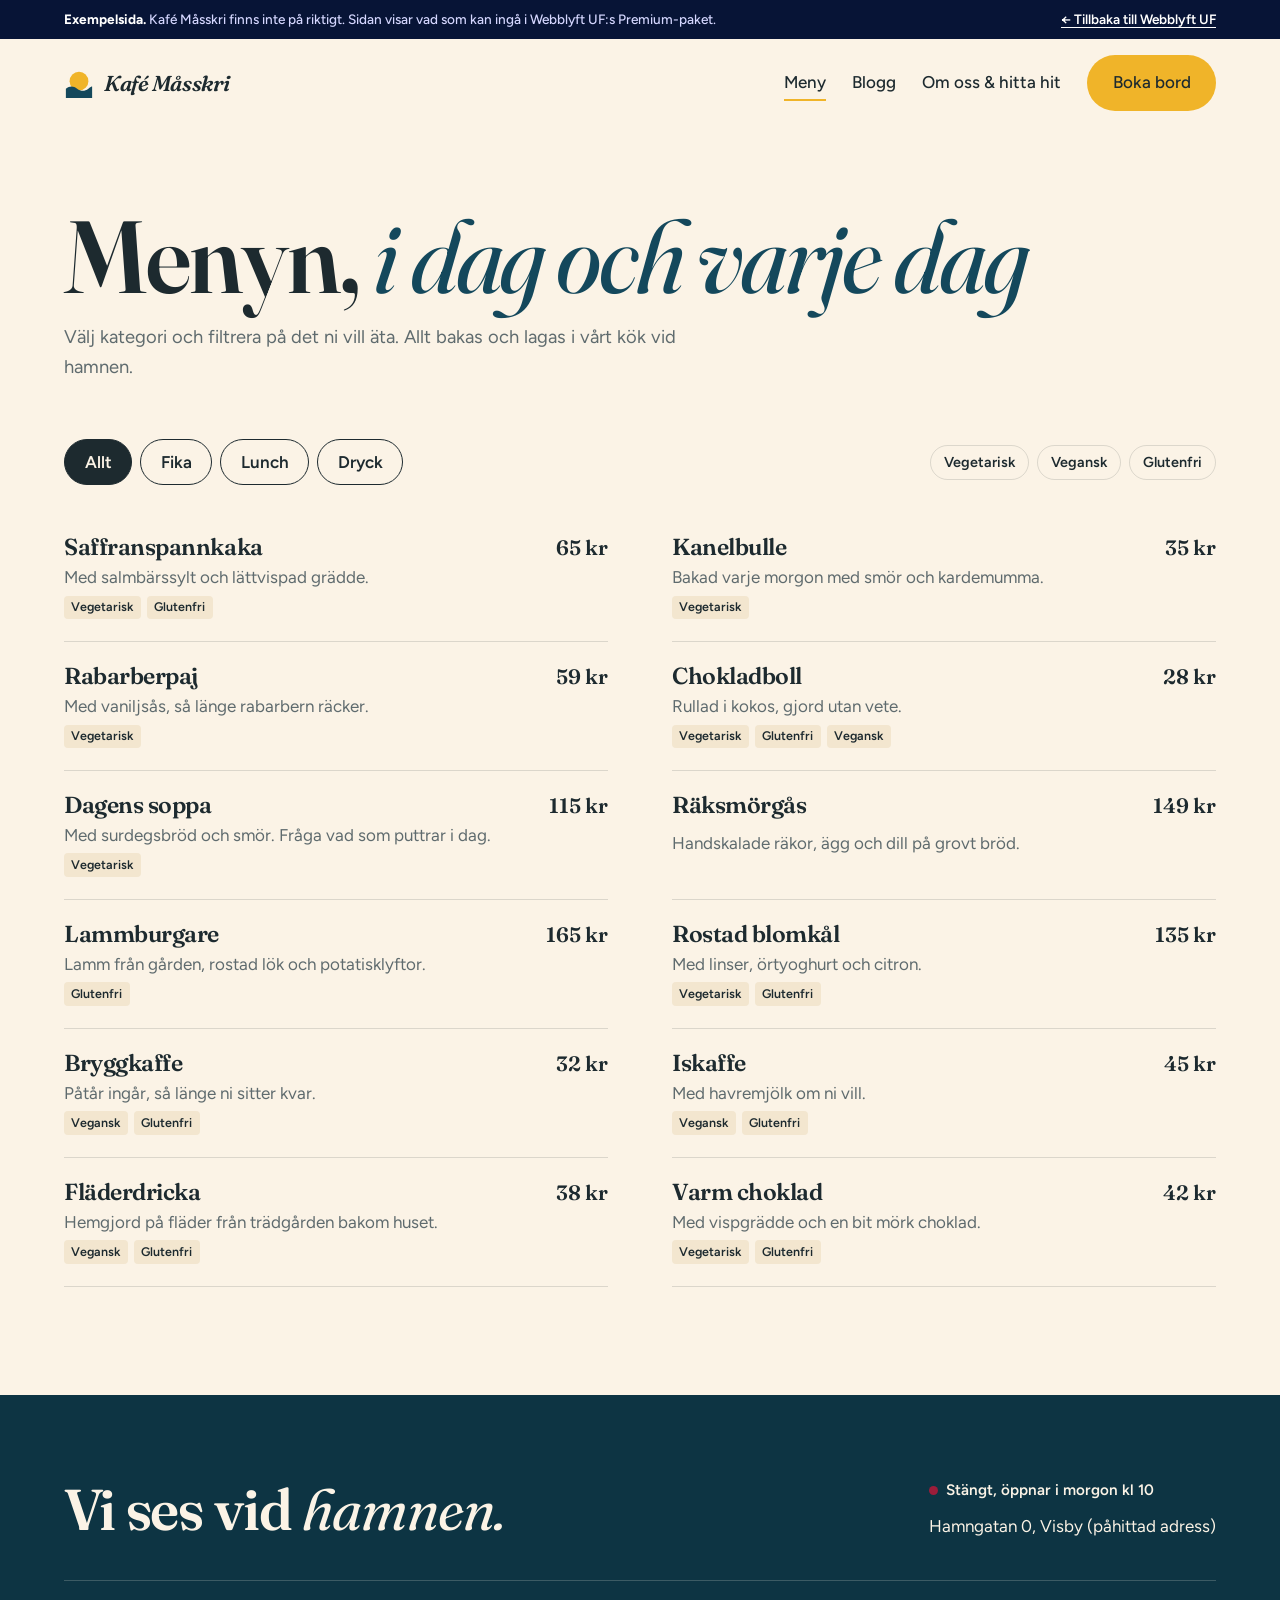
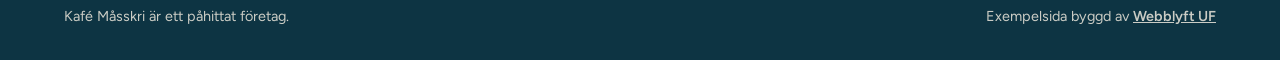
<file: exempel/premium/meny.html>
<!doctype html>
<html lang="sv">
<head>
  <meta charset="utf-8">
  <meta name="viewport" content="width=device-width, initial-scale=1">
  <title>Meny – Kafé Måsskri (exempelsida)</title>
  <meta name="description" content="Menyn med fika, lunch och dryck. Exempelsida för Webblyft UF:s Premium-paket, Kafé Måsskri är ett påhittat företag.">
  <meta name="robots" content="noindex">
  <link rel="icon" type="image/png" href="../../assets/favicon.png">
  <link rel="preconnect" href="https://fonts.googleapis.com">
  <link rel="preconnect" href="https://fonts.gstatic.com" crossorigin>
  <link href="https://fonts.googleapis.com/css2?family=Fraunces:ital,opsz,wght@0,9..144,600;1,9..144,400&family=Figtree:wght@400;500;600;700&display=swap" rel="stylesheet">
  <link rel="stylesheet" href="style.css?v=16248d9f">
</head>
<body>
  <div class="demo-bar">
    <span><strong>Exempelsida.</strong> Kafé Måsskri finns inte på riktigt. Sidan visar vad som kan ingå i Webblyft UF:s Premium-paket.</span>
    <a href="../../#koncept">← Tillbaka till Webblyft UF</a>
  </div>

  <header class="nav">
    <a href="index.html" class="logo"><svg viewBox="0 0 32 32" aria-hidden="true"><circle cx="16" cy="14" r="10" fill="#f0b429"/><path d="M2 22c4-3 8-3 12 0s8 3 12 0 4-2 4-2v12H2z" fill="#14485c"/></svg>Kafé Måsskri</a>
    <nav class="nav__links" aria-label="Huvudmeny">
      <a href="meny.html" aria-current="page">Meny</a>
      <a href="blogg.html">Blogg</a>
      <a href="om.html">Om oss &amp; hitta hit</a>
      <a href="boka.html" class="btn btn--saffron">Boka bord</a>
    </nav>
    <button class="menu-btn" aria-expanded="false">Meny</button>
  </header>

  <main>
    <section class="page-head">
      <h1>Menyn, <em>i dag och varje dag</em></h1>
      <p>Välj kategori och filtrera på det ni vill äta. Allt bakas och lagas i vårt kök vid hamnen.</p>
    </section>
    <div class="menu-tools">
      <div class="tabs" role="tablist" aria-label="Kategori">
        <button class="chip" role="tab" aria-selected="true" data-cat="alla">Allt</button>
        <button class="chip" role="tab" aria-selected="false" data-cat="fika">Fika</button>
        <button class="chip" role="tab" aria-selected="false" data-cat="lunch">Lunch</button>
        <button class="chip" role="tab" aria-selected="false" data-cat="dryck">Dryck</button>
      </div>
      <div class="filters" aria-label="Filter">
        <button class="chip chip--small" aria-pressed="false" data-tag="vegetarisk">Vegetarisk</button>
        <button class="chip chip--small" aria-pressed="false" data-tag="vegansk">Vegansk</button>
        <button class="chip chip--small" aria-pressed="false" data-tag="glutenfri">Glutenfri</button>
      </div>
    </div>
    <ul class="menu-list">
      <li class="dish" data-cat="fika" data-tags="vegetarisk glutenfri"><h3>Saffranspannkaka</h3><b>65 kr</b><p>Med salmbärssylt och lättvispad grädde.</p><div class="tags"><span class="tag">Vegetarisk</span><span class="tag">Glutenfri</span></div></li>
      <li class="dish" data-cat="fika" data-tags="vegetarisk"><h3>Kanelbulle</h3><b>35 kr</b><p>Bakad varje morgon med smör och kardemumma.</p><div class="tags"><span class="tag">Vegetarisk</span></div></li>
      <li class="dish" data-cat="fika" data-tags="vegetarisk"><h3>Rabarberpaj</h3><b>59 kr</b><p>Med vaniljsås, så länge rabarbern räcker.</p><div class="tags"><span class="tag">Vegetarisk</span></div></li>
      <li class="dish" data-cat="fika" data-tags="vegetarisk glutenfri vegansk"><h3>Chokladboll</h3><b>28 kr</b><p>Rullad i kokos, gjord utan vete.</p><div class="tags"><span class="tag">Vegetarisk</span><span class="tag">Glutenfri</span><span class="tag">Vegansk</span></div></li>
      <li class="dish" data-cat="lunch" data-tags="vegetarisk"><h3>Dagens soppa</h3><b>115 kr</b><p>Med surdegsbröd och smör. Fråga vad som puttrar i dag.</p><div class="tags"><span class="tag">Vegetarisk</span></div></li>
      <li class="dish" data-cat="lunch" data-tags=""><h3>Räksmörgås</h3><b>149 kr</b><p>Handskalade räkor, ägg och dill på grovt bröd.</p><div class="tags"></div></li>
      <li class="dish" data-cat="lunch" data-tags="glutenfri"><h3>Lammburgare</h3><b>165 kr</b><p>Lamm från gården, rostad lök och potatisklyftor.</p><div class="tags"><span class="tag">Glutenfri</span></div></li>
      <li class="dish" data-cat="lunch" data-tags="vegetarisk glutenfri"><h3>Rostad blomkål</h3><b>135 kr</b><p>Med linser, örtyoghurt och citron.</p><div class="tags"><span class="tag">Vegetarisk</span><span class="tag">Glutenfri</span></div></li>
      <li class="dish" data-cat="dryck" data-tags="vegansk glutenfri"><h3>Bryggkaffe</h3><b>32 kr</b><p>Påtår ingår, så länge ni sitter kvar.</p><div class="tags"><span class="tag">Vegansk</span><span class="tag">Glutenfri</span></div></li>
      <li class="dish" data-cat="dryck" data-tags="vegansk glutenfri"><h3>Iskaffe</h3><b>45 kr</b><p>Med havremjölk om ni vill.</p><div class="tags"><span class="tag">Vegansk</span><span class="tag">Glutenfri</span></div></li>
      <li class="dish" data-cat="dryck" data-tags="vegansk glutenfri"><h3>Fläderdricka</h3><b>38 kr</b><p>Hemgjord på fläder från trädgården bakom huset.</p><div class="tags"><span class="tag">Vegansk</span><span class="tag">Glutenfri</span></div></li>
      <li class="dish" data-cat="dryck" data-tags="vegetarisk glutenfri"><h3>Varm choklad</h3><b>42 kr</b><p>Med vispgrädde och en bit mörk choklad.</p><div class="tags"><span class="tag">Vegetarisk</span><span class="tag">Glutenfri</span></div></li>
    </ul>
    <p class="menu-empty" hidden>Inget på menyn matchar alla filter. Testa att ta bort något.</p>
  </main>

  <footer class="footer">
    <div class="footer__top">
      <h2>Vi ses vid <em>hamnen.</em></h2>
      <div>
        <p class="status" data-status>Kollar öppettider…</p>
        <p style="margin-top:10px">Hamngatan 0, Visby (påhittad adress)</p>
      </div>
    </div>
    <div class="footer__bottom">
      <span>Kafé Måsskri är ett påhittat företag.</span>
      <span>Exempelsida byggd av <a href="../../">Webblyft UF</a></span>
    </div>
  </footer>

  <script src="script.js?v=0ce5dc6d"></script>
</body>
</html>
</file>
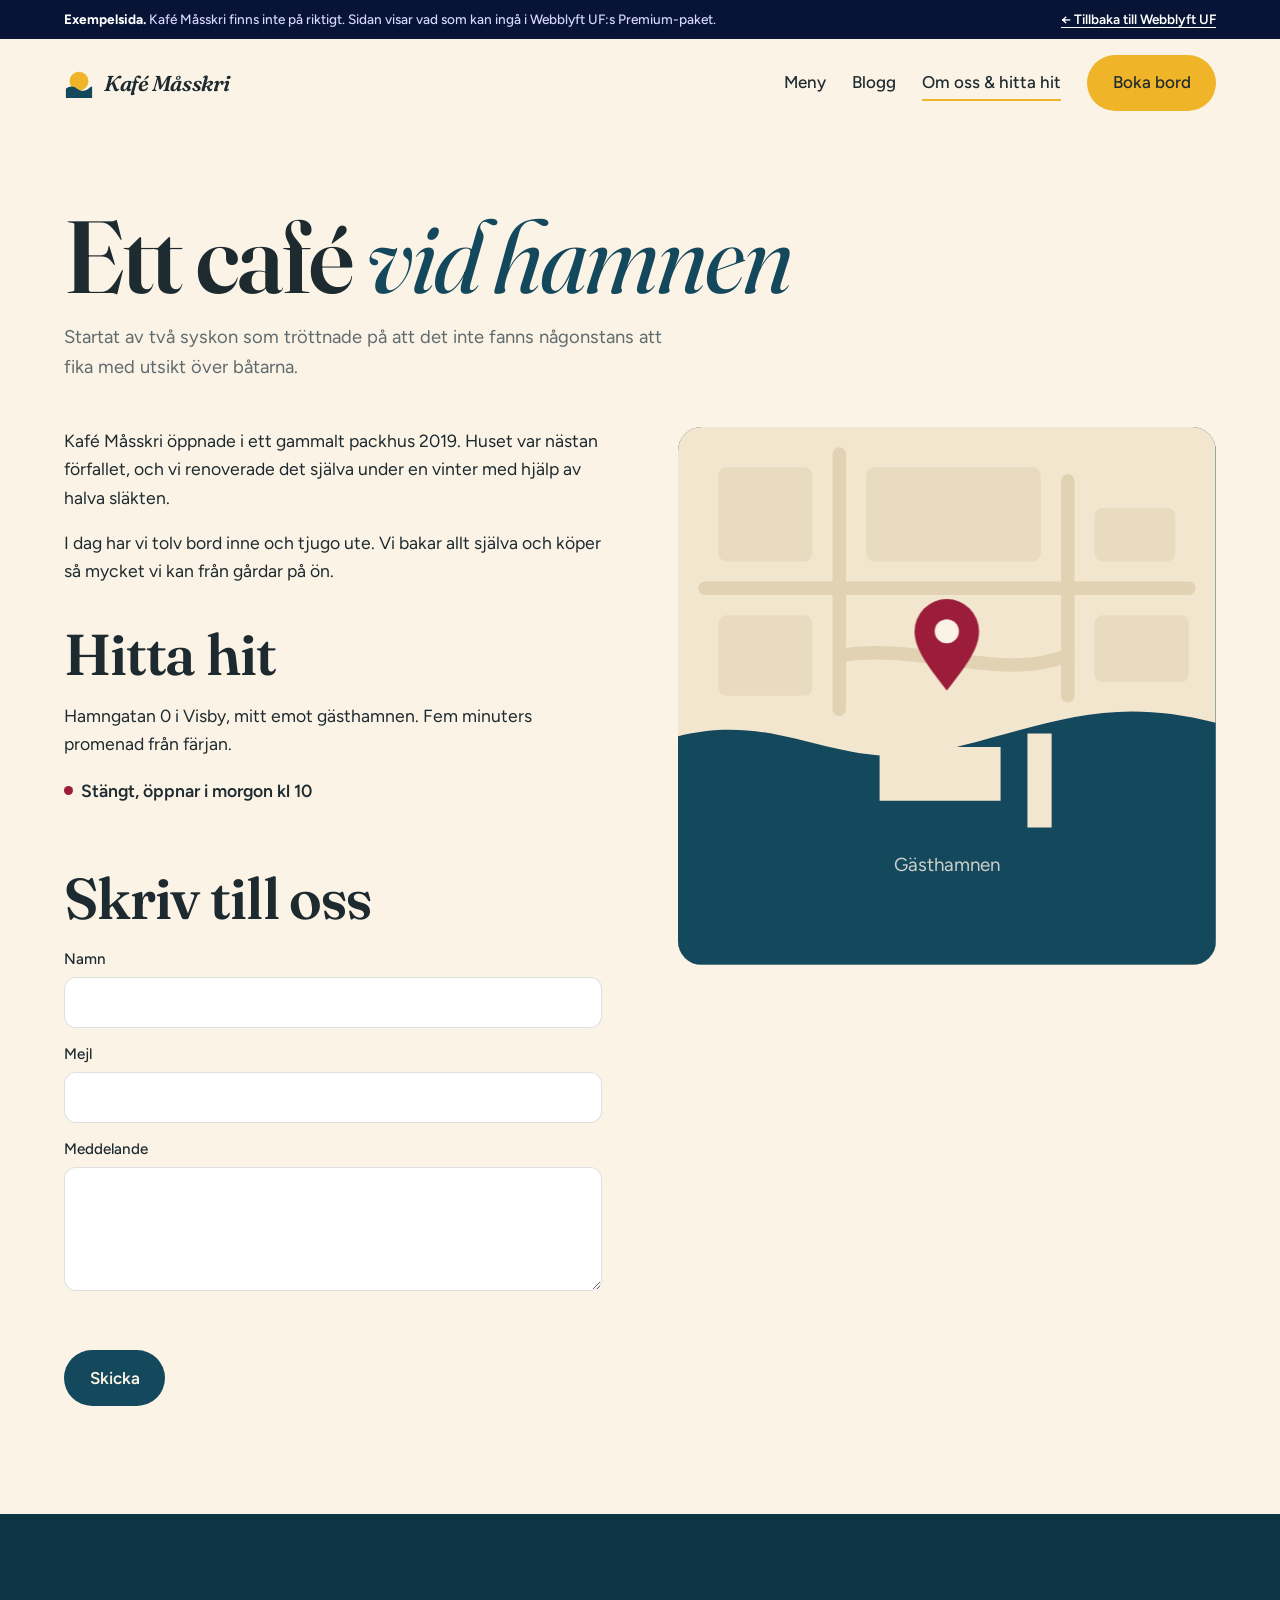
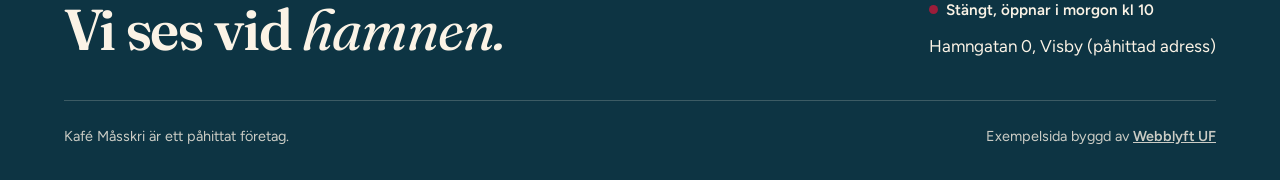
<file: exempel/premium/om.html>
<!doctype html>
<html lang="sv">
<head>
  <meta charset="utf-8">
  <meta name="viewport" content="width=device-width, initial-scale=1">
  <title>Om oss &amp; hitta hit – Kafé Måsskri (exempelsida)</title>
  <meta name="description" content="Om caféet och hur man hittar hit. Exempelsida för Webblyft UF:s Premium-paket, Kafé Måsskri är ett påhittat företag.">
  <meta name="robots" content="noindex">
  <link rel="icon" type="image/png" href="../../assets/favicon.png">
  <link rel="preconnect" href="https://fonts.googleapis.com">
  <link rel="preconnect" href="https://fonts.gstatic.com" crossorigin>
  <link href="https://fonts.googleapis.com/css2?family=Fraunces:ital,opsz,wght@0,9..144,600;1,9..144,400&family=Figtree:wght@400;500;600;700&display=swap" rel="stylesheet">
  <link rel="stylesheet" href="style.css?v=16248d9f">
</head>
<body>
  <div class="demo-bar">
    <span><strong>Exempelsida.</strong> Kafé Måsskri finns inte på riktigt. Sidan visar vad som kan ingå i Webblyft UF:s Premium-paket.</span>
    <a href="../../#koncept">← Tillbaka till Webblyft UF</a>
  </div>

  <header class="nav">
    <a href="index.html" class="logo"><svg viewBox="0 0 32 32" aria-hidden="true"><circle cx="16" cy="14" r="10" fill="#f0b429"/><path d="M2 22c4-3 8-3 12 0s8 3 12 0 4-2 4-2v12H2z" fill="#14485c"/></svg>Kafé Måsskri</a>
    <nav class="nav__links" aria-label="Huvudmeny">
      <a href="meny.html">Meny</a>
      <a href="blogg.html">Blogg</a>
      <a href="om.html" aria-current="page">Om oss &amp; hitta hit</a>
      <a href="boka.html" class="btn btn--saffron">Boka bord</a>
    </nav>
    <button class="menu-btn" aria-expanded="false">Meny</button>
  </header>

  <main>
    <section class="page-head">
      <h1>Ett café <em>vid hamnen</em></h1>
      <p>Startat av två syskon som tröttnade på att det inte fanns någonstans att fika med utsikt över båtarna.</p>
    </section>
    <div class="about">
      <div class="reveal">
        <p>Kafé Måsskri öppnade i ett gammalt packhus 2019. Huset var nästan förfallet, och vi renoverade det själva under en vinter med hjälp av halva släkten.</p>
        <p>I dag har vi tolv bord inne och tjugo ute. Vi bakar allt själva och köper så mycket vi kan från gårdar på ön.</p>
        <h2 style="margin:40px 0 18px">Hitta hit</h2>
        <p>Hamngatan 0 i Visby, mitt emot gästhamnen. Fem minuters promenad från färjan.</p>
        <p class="status" data-status>Kollar öppettider…</p>
        <h2 style="margin:48px 0 18px">Skriv till oss</h2>
        <form class="form" novalidate>
          <label>Namn<input name="namn" autocomplete="name"></label>
          <label>Mejl<input name="mejl" type="email" autocomplete="email"></label>
          <label>Meddelande<textarea name="text" rows="4"></textarea></label>
          <p class="error" aria-live="polite"></p>
          <div><button class="btn" type="submit">Skicka</button></div>
        </form>
        <div class="form-done" role="status"><h3>Tack, <span data-thanks></span>!</h3><p>På en riktig sida skulle meddelandet nu skickas till caféets mejl. Det här är en exempelsida, så ingenting skickades.</p></div>
      </div>
      <div class="map reveal" aria-label="Karta över hamnen (påhittad)">
        <svg viewBox="0 0 400 400">
          <rect width="400" height="400" fill="#f3e6cf"/>
          <path d="M0 230 C80 210 120 260 200 240 S320 200 400 220 V400 H0Z" fill="#14485c"/>
          <path d="M150 238 h90 v40 h-90z M260 228 h18 v70 h-18z" fill="#f3e6cf"/>
          <g fill="none" stroke="#e2d2b4" stroke-width="10" stroke-linecap="round"><path d="M20 120 H380"/><path d="M120 20 V210"/><path d="M290 40 V200"/><path d="M120 170 C180 160 240 190 290 170"/></g>
          <g fill="#e9dbc0"><rect x="30" y="30" width="70" height="70" rx="6"/><rect x="140" y="30" width="130" height="70" rx="6"/><rect x="310" y="60" width="60" height="40" rx="6"/><rect x="30" y="140" width="70" height="60" rx="6"/><rect x="310" y="140" width="70" height="50" rx="6"/></g>
          <text x="200" y="330" text-anchor="middle" font-family="Figtree, sans-serif" font-size="14" fill="#fbf3e6" opacity=".8">Gästhamnen</text>
          <g class="pin"><path d="M200 196c-16-20-24-32-24-44a24 24 0 0 1 48 0c0 12-8 24-24 44z" fill="#9b1d3a"/><circle cx="200" cy="152" r="9" fill="#fbf3e6"/></g>
        </svg>
      </div>
    </div>
  </main>

  <footer class="footer">
    <div class="footer__top">
      <h2>Vi ses vid <em>hamnen.</em></h2>
      <div>
        <p class="status" data-status>Kollar öppettider…</p>
        <p style="margin-top:10px">Hamngatan 0, Visby (påhittad adress)</p>
      </div>
    </div>
    <div class="footer__bottom">
      <span>Kafé Måsskri är ett påhittat företag.</span>
      <span>Exempelsida byggd av <a href="../../">Webblyft UF</a></span>
    </div>
  </footer>

  <script src="script.js?v=0ce5dc6d"></script>
</body>
</html>
</file>
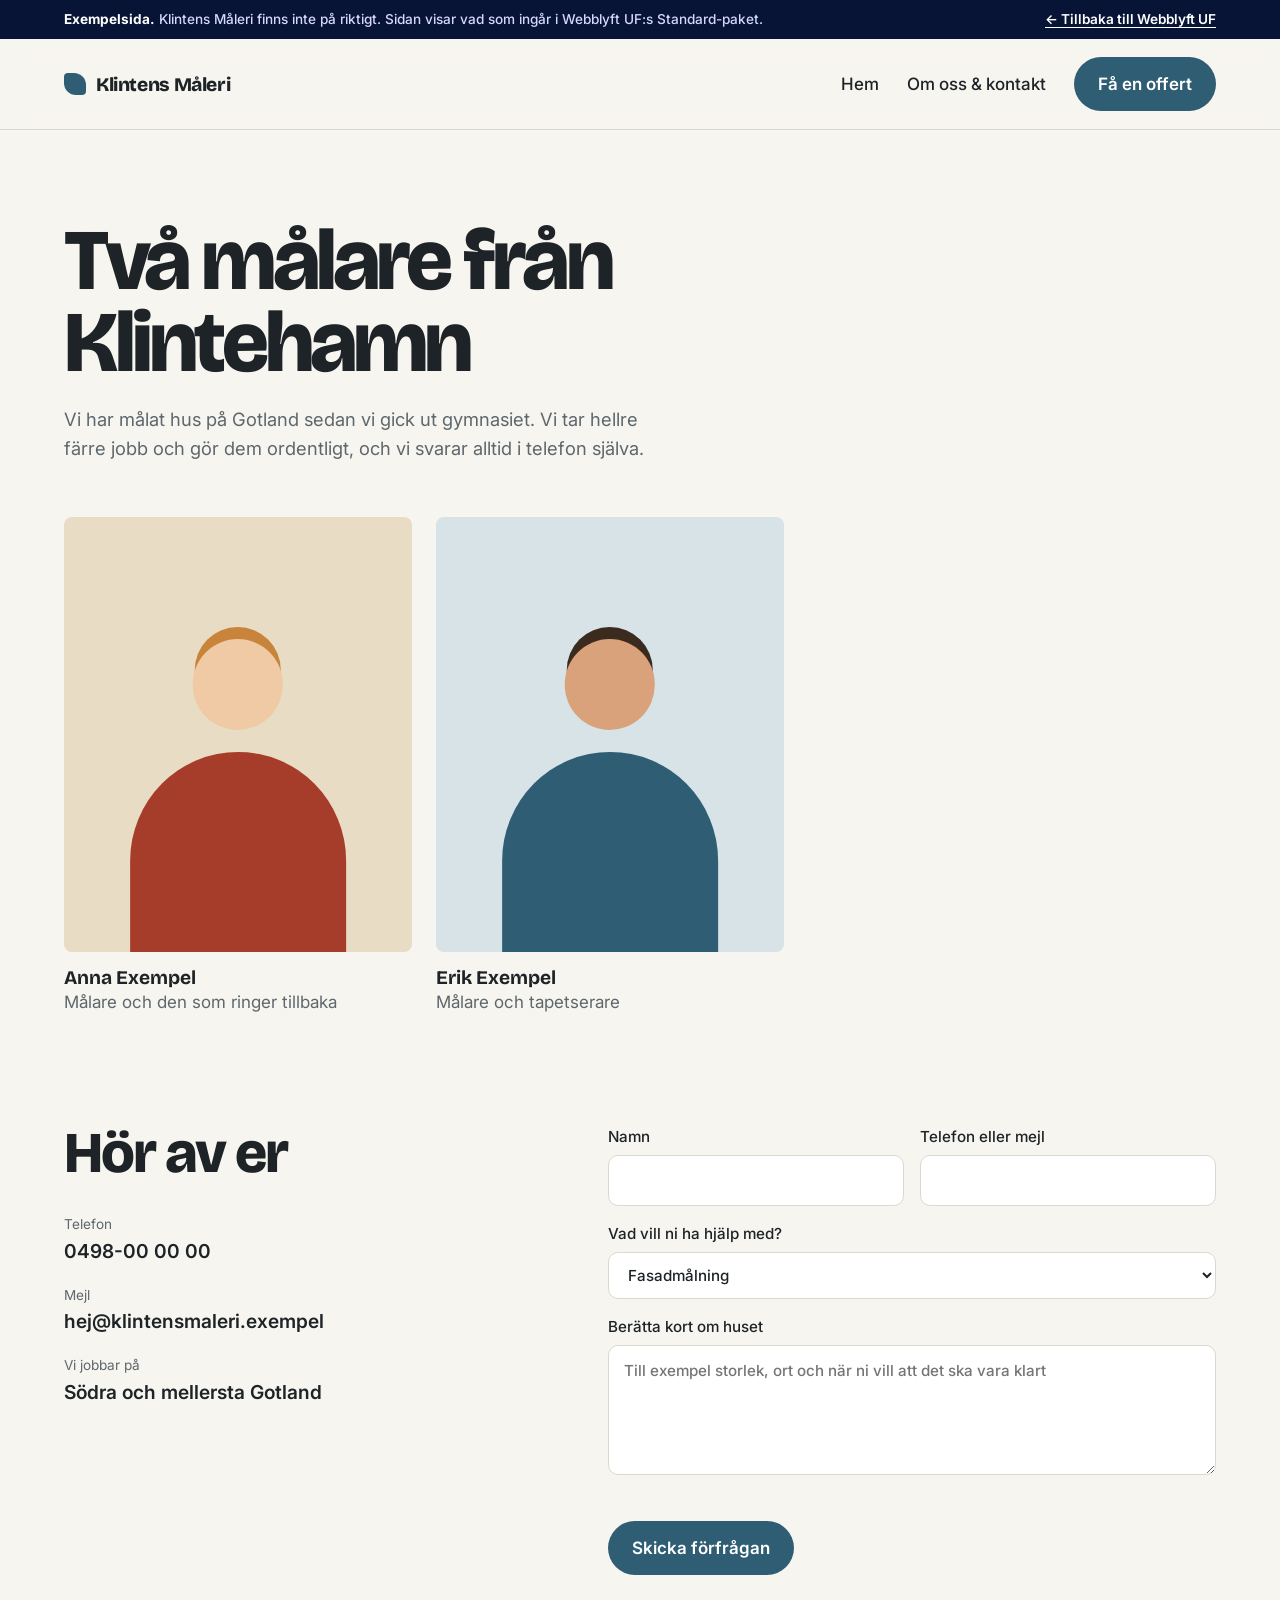
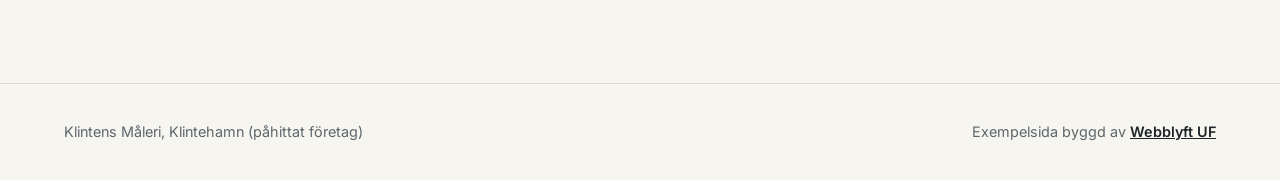
<file: exempel/standard/kontakt.html>
<!doctype html>
<html lang="sv">
<head>
  <meta charset="utf-8">
  <meta name="viewport" content="width=device-width, initial-scale=1">
  <title>Om oss &amp; kontakt – Klintens Måleri (exempelsida)</title>
  <meta name="description" content="Exempelsida för Webblyft UF:s Standard-paket. Klintens Måleri är ett påhittat företag.">
  <meta name="robots" content="noindex">
  <link rel="icon" type="image/png" href="../../assets/favicon.png">
  <link rel="preconnect" href="https://fonts.googleapis.com">
  <link rel="preconnect" href="https://fonts.gstatic.com" crossorigin>
  <link href="https://fonts.googleapis.com/css2?family=Bricolage+Grotesque:opsz,wght@12..96,700;12..96,800&family=Inter:wght@400;500;600&display=swap" rel="stylesheet">
  <link rel="stylesheet" href="style.css?v=2ba8435d">
</head>
<body>
  <div class="demo-bar">
    <span><strong>Exempelsida.</strong> Klintens Måleri finns inte på riktigt. Sidan visar vad som ingår i Webblyft UF:s Standard-paket.</span>
    <a href="../../#koncept">← Tillbaka till Webblyft UF</a>
  </div>

  <header class="nav">
    <a href="index.html" class="logo"><i></i>Klintens Måleri</a>
    <nav class="nav__links" aria-label="Huvudmeny">
      <a href="index.html">Hem</a>
      <a href="kontakt.html" aria-current="page">Om oss &amp; kontakt</a>
      <a href="#offert" class="btn">Få en offert</a>
    </nav>
    <button class="menu-btn" aria-expanded="false">Meny</button>
  </header>

  <main>
    <section class="page-head">
      <h1>Två målare från Klintehamn</h1>
      <p>Vi har målat hus på Gotland sedan vi gick ut gymnasiet. Vi tar hellre färre jobb och gör dem ordentligt, och vi svarar alltid i telefon själva.</p>
    </section>

    <section class="section" style="padding-top:0">
      <div class="team">
        <div class="member"><div class="portrait" style="--bg:#e8dcc4;--shirt:#a63d2a;--skin:#f0c9a5;--hair:#c8843a" role="img" aria-label="Illustration av Anna"></div><b>Anna Exempel</b><span>Målare och den som ringer tillbaka</span></div>
        <div class="member"><div class="portrait" style="--bg:#d7e3e6;--shirt:#2f5d73;--skin:#d9a27b;--hair:#3b2a1e" role="img" aria-label="Illustration av Erik"></div><b>Erik Exempel</b><span>Målare och tapetserare</span></div>
      </div>
    </section>

    <section class="section contact" id="offert" style="padding-top:0">
      <div>
        <h2>Hör av er</h2>
        <dl style="margin-top:32px">
          <div><dt>Telefon</dt><dd>0498-00 00 00</dd></div>
          <div><dt>Mejl</dt><dd>hej@klintensmaleri.exempel</dd></div>
          <div><dt>Vi jobbar på</dt><dd>Södra och mellersta Gotland</dd></div>
        </dl>
      </div>
      <div>
        <form class="form" novalidate>
          <div class="row">
            <label>Namn<input name="namn" autocomplete="name" required></label>
            <label>Telefon eller mejl<input name="kontakt" required></label>
          </div>
          <label>Vad vill ni ha hjälp med?
            <select name="jobb">
              <option>Fasadmålning</option><option>Inomhus</option><option>Tapetsering</option><option>Vet inte än</option>
            </select>
          </label>
          <label>Berätta kort om huset<textarea name="text" placeholder="Till exempel storlek, ort och när ni vill att det ska vara klart"></textarea></label>
          <p class="error" aria-live="polite"></p>
          <div><button class="btn" type="submit">Skicka förfrågan</button></div>
        </form>
        <div class="form-done" role="status">
          <h3>Tack, <span data-name></span>!</h3>
          <p>På en riktig sida skulle förfrågan nu ha skickats till företagets mejl. Det här är en exempelsida, så ingenting skickades.</p>
        </div>
      </div>
    </section>
  </main>

  <footer class="footer">
    <span>Klintens Måleri, Klintehamn (påhittat företag)</span>
    <span>Exempelsida byggd av <a href="../../">Webblyft UF</a></span>
  </footer>

  <script src="script.js?v=83f110ec"></script>
</body>
</html>
</file>
<file: exempel/premium/style.css>
/* Kafé Måsskri – exempelsida (Premium-paketet) från Webblyft UF */
:root {
  --cream: #fbf3e6;
  --cream-2: #f3e6cf;
  --ink: #1d2a2f;
  --muted: #5f6b6e;
  --sea: #14485c;
  --sea-2: #0d3443;
  --saffron: #f0b429;
  --berry: #9b1d3a;
  --line: rgba(29, 42, 47, .14);
  --f-display: "Fraunces", Georgia, serif;
  --f-body: "Figtree", system-ui, sans-serif;
  --gutter: clamp(18px, 5vw, 72px);
  --ease: cubic-bezier(.2, .7, .1, 1);
}
* { box-sizing: border-box; margin: 0; padding: 0; }
html { scroll-behavior: smooth; }
body { background: var(--cream); color: var(--ink); font: 400 1.0625rem/1.6 var(--f-body); -webkit-font-smoothing: antialiased; }
a { color: inherit; }
button, input, textarea, select { font: inherit; color: inherit; }
:focus-visible { outline: 2px solid var(--berry); outline-offset: 3px; }
h1, h2, h3 { font-family: var(--f-display); font-weight: 600; letter-spacing: -0.02em; line-height: 1.02; }
h2 { font-size: clamp(2rem, 4.6vw, 3.6rem); }
em { font-style: italic; font-weight: 400; }
[hidden] { display: none !important; }

/* Sidbyte: tona in och ut */
body { animation: page-in .6s var(--ease) both; }
body.is-leaving { opacity: 0; transform: translateY(-8px); transition: opacity .25s, transform .25s; }
@keyframes page-in { from { opacity: 0; transform: translateY(10px); } }

/* Exempelrad */
.demo-bar {
  background: #071436; color: #d5d7ff;
  font: 500 .85rem/1.4 var(--f-body);
  padding: 10px var(--gutter);
  display: flex; flex-wrap: wrap; gap: 4px 16px; align-items: center; justify-content: space-between;
}
.demo-bar strong { color: #fff; }
.demo-bar a { color: #fff; font-weight: 600; text-underline-offset: 3px; white-space: nowrap; }

/* Navigering */
.nav {
  position: sticky; top: 0; z-index: 20;
  display: flex; align-items: center; gap: 28px;
  padding: 16px var(--gutter);
  background: color-mix(in srgb, var(--cream) 85%, transparent);
  backdrop-filter: blur(12px);
  transition: box-shadow .3s;
}
.nav.is-scrolled { box-shadow: 0 1px 0 var(--line); }
.logo { margin-right: auto; text-decoration: none; display: flex; align-items: center; gap: 10px; font: 600 1.35rem var(--f-display); font-style: italic; letter-spacing: -0.02em; }
.logo svg { width: 30px; height: 30px; }
.nav__links { display: flex; gap: 26px; align-items: center; }
.nav__links a { text-decoration: none; font-weight: 500; position: relative; }
.nav__links a:not(.btn)::after { content: ""; position: absolute; left: 0; right: 0; bottom: -4px; height: 2px; background: var(--saffron); transform: scaleX(0); transform-origin: left; transition: transform .35s var(--ease); }
.nav__links a:not(.btn):hover::after, .nav__links a[aria-current="page"]::after { transform: scaleX(1); }
.menu-btn { display: none; background: none; border: 0; cursor: pointer; font-weight: 600; }

.btn {
  display: inline-flex; align-items: center; gap: 8px;
  background: var(--sea); color: var(--cream);
  border: 0; border-radius: 999px;
  padding: .85em 1.5em;
  font-weight: 600; text-decoration: none; cursor: pointer;
  transition: transform .25s var(--ease), background-color .25s;
}
.btn:hover { transform: translateY(-2px); background: var(--sea-2); }
.btn--saffron { background: var(--saffron); color: var(--ink); }
.btn--saffron:hover { background: #e2a316; }
.btn--line { background: transparent; color: inherit; box-shadow: inset 0 0 0 1.5px currentColor; }
.btn--line:hover { background: transparent; }

/* Öppet-status */
.status { display: inline-flex; align-items: center; gap: 8px; font-weight: 600; font-size: .95rem; }
.status::before { content: ""; width: 9px; height: 9px; border-radius: 50%; background: var(--berry); }
.status.is-open::before { background: #2f9a5b; animation: pulse 1.8s infinite; }
@keyframes pulse { 0% { box-shadow: 0 0 0 0 rgba(47, 154, 91, .5); } 100% { box-shadow: 0 0 0 10px rgba(47, 154, 91, 0); } }

/* Hem: hero */
.hero {
  display: grid; grid-template-columns: 1.1fr 1fr; gap: clamp(24px, 5vw, 80px); align-items: center;
  padding: clamp(32px, 6vh, 72px) var(--gutter) clamp(56px, 10vh, 110px);
  min-height: min(calc(100vh - 120px), 860px);
}
.hero h1 { font-size: clamp(3rem, 8.4vw, 7.4rem); line-height: .92; }
.hero h1 em { color: var(--sea); }
.hero p { margin: 26px 0 30px; max-width: 40ch; font-size: 1.15rem; color: var(--muted); }
.hero__ctas { display: flex; flex-wrap: wrap; gap: 10px; align-items: center; }
.hero__status { margin-top: 28px; }
.poster { position: relative; aspect-ratio: 4 / 5; border-radius: 300px 300px 24px 24px; overflow: hidden; background: #f7d9a6; }
.poster svg { position: absolute; inset: 0; width: 100%; height: 100%; }
.poster .sun { transform-origin: center; animation: sun-rise 2.2s var(--ease) both .2s; }
@keyframes sun-rise { from { transform: translateY(40%); } }
.poster .wave { animation: wave 7s ease-in-out infinite alternate; }
.poster .wave:nth-of-type(2) { animation-duration: 9s; }
.poster .wave:nth-of-type(3) { animation-duration: 11s; }
@keyframes wave { to { transform: translateX(-60px); } }
.poster .gull { animation: gull 14s linear infinite; }
@keyframes gull { from { transform: translate(-80px, 0); } 50% { transform: translate(200px, -20px); } to { transform: translate(480px, 10px); } }

/* Löpande band */
.marquee { overflow: hidden; background: var(--sea); color: var(--cream); padding: 18px 0; }
.marquee__track { display: flex; gap: 48px; width: max-content; animation: marquee 32s linear infinite; font: italic 400 clamp(1.4rem, 2.6vw, 2.1rem) var(--f-display); white-space: nowrap; }
.marquee__track span::after { content: "✺"; margin-left: 48px; color: var(--saffron); font-style: normal; }
@keyframes marquee { to { transform: translateX(-50%); } }

/* Sektioner */
.section { padding: clamp(72px, 13vh, 150px) var(--gutter); }
.section__head { display: flex; flex-wrap: wrap; gap: 16px 48px; justify-content: space-between; align-items: end; margin-bottom: clamp(36px, 6vh, 64px); }
.section__head p { max-width: 42ch; color: var(--muted); }

.cards { display: grid; grid-template-columns: repeat(3, 1fr); gap: 18px; }
.card {
  position: relative; overflow: hidden;
  border-radius: 22px; padding: 28px;
  min-height: 340px;
  display: flex; flex-direction: column; justify-content: space-between;
  text-decoration: none;
  transition: transform .5s var(--ease);
}
.card:hover { transform: translateY(-6px) rotate(-.6deg); }
.card h3 { font-size: clamp(1.6rem, 2.4vw, 2.2rem); max-width: 10ch; position: relative; }
.card p { position: relative; max-width: 28ch; }
.card .more { position: relative; font-weight: 600; margin-top: 14px; }
.card__art { position: absolute; right: -40px; top: -40px; width: 220px; height: 220px; border-radius: 50%; transition: transform .8s var(--ease); }
.card:hover .card__art { transform: scale(1.15); }
.card--a { background: var(--saffron); }
.card--a .card__art { background: #f7cf6b; }
.card--b { background: var(--sea); color: var(--cream); }
.card--b .card__art { background: #1d5d75; }
.card--c { background: var(--berry); color: var(--cream); }
.card--c .card__art { background: #b23455; }

.feature { display: grid; grid-template-columns: 1fr 1fr; gap: clamp(32px, 6vw, 96px); align-items: center; }
.plate { width: 100%; max-width: 440px; justify-self: center; aspect-ratio: 1; border-radius: 50%; background: radial-gradient(circle at 50% 50%, #fff 0 54%, #eee3cf 55% 62%, transparent 63%), var(--cream-2); display: grid; place-items: center; position: relative; }
.plate::before { content: ""; width: 44%; aspect-ratio: 1; border-radius: 50%; background: radial-gradient(circle at 40% 35%, #f8c65a, #e09a1c 70%); box-shadow: 0 8px 0 #c98612; }
.plate::after { content: ""; position: absolute; width: 14%; aspect-ratio: 1; border-radius: 50%; background: var(--berry); top: 38%; left: 44%; box-shadow: 18px 10px 0 -2px var(--berry), -6px 16px 0 -3px #fff8ea; }
.feature__price { font: 600 2.4rem var(--f-display); margin: 18px 0 24px; }

.hours { width: 100%; border-collapse: collapse; margin-top: 10px; }
.hours td { padding: 12px 0; border-bottom: 1px solid var(--line); }
.hours td:last-child { text-align: right; font-weight: 600; }
.hours tr.is-today td { color: var(--sea); font-weight: 700; }

/* Undersidor */
.page-head { padding: clamp(48px, 9vh, 110px) var(--gutter) clamp(28px, 5vh, 56px); }
.page-head h1 { font-size: clamp(2.8rem, 8vw, 6.4rem); line-height: .95; }
.page-head h1 em { color: var(--sea); }
.page-head p { margin-top: 18px; max-width: 52ch; color: var(--muted); font-size: 1.15rem; }

/* Meny */
.menu-tools { display: flex; flex-wrap: wrap; gap: 12px 28px; justify-content: space-between; align-items: center; padding: 0 var(--gutter) 28px; position: sticky; top: 70px; z-index: 5; background: var(--cream); padding-top: 12px; }
.tabs, .filters { display: flex; flex-wrap: wrap; gap: 8px; }
.chip { border: 1.5px solid var(--ink); background: transparent; border-radius: 999px; padding: .5em 1.15em; font-weight: 600; cursor: pointer; transition: background-color .2s, color .2s; }
.chip[aria-pressed="true"], .chip[aria-selected="true"] { background: var(--ink); color: var(--cream); }
.chip--small { padding: .35em .9em; font-size: .9rem; border-color: var(--line); }
.chip--small[aria-pressed="true"] { background: var(--saffron); color: var(--ink); border-color: var(--saffron); }
.menu-list { list-style: none; padding: 0 var(--gutter) clamp(72px, 12vh, 140px); display: grid; grid-template-columns: 1fr 1fr; gap: 0 clamp(32px, 5vw, 80px); }
.dish { display: grid; grid-template-columns: 1fr auto; gap: 4px 16px; padding: 22px 0; border-bottom: 1px solid var(--line); animation: page-in .4s var(--ease) both; }
.dish[hidden] { display: none; }
.dish h3 { font-size: 1.45rem; }
.dish b { font: 600 1.3rem var(--f-display); }
.dish p { color: var(--muted); grid-column: 1 / -1; }
.tags { grid-column: 1 / -1; display: flex; gap: 6px; }
.tag { font-size: .78rem; font-weight: 600; padding: .15em .6em; border-radius: 4px; background: var(--cream-2); }
.menu-empty { padding: 0 var(--gutter) 80px; color: var(--muted); }

/* Boka */
.booking { display: grid; grid-template-columns: 1.4fr 1fr; gap: clamp(32px, 5vw, 80px); padding: 0 var(--gutter) clamp(72px, 12vh, 140px); align-items: start; }
.step { border-top: 1.5px solid var(--ink); padding: 22px 0 30px; }
.step h2 { font-size: 1.5rem; margin-bottom: 16px; display: flex; gap: 12px; align-items: baseline; }
.step h2 span { font: 600 .9rem var(--f-body); color: var(--muted); }
.days { display: grid; grid-template-columns: repeat(7, 1fr); gap: 8px; }
.day { border: 1.5px solid var(--line); background: #fff; border-radius: 14px; padding: 10px 4px; cursor: pointer; display: grid; gap: 2px; text-align: center; transition: border-color .2s, background-color .2s, transform .2s; }
.day small { font-size: .75rem; color: var(--muted); text-transform: lowercase; }
.day b { font: 600 1.3rem var(--f-display); }
.day:hover:not(:disabled) { border-color: var(--ink); }
.day[aria-pressed="true"] { background: var(--sea); border-color: var(--sea); color: var(--cream); }
.day[aria-pressed="true"] small { color: var(--cream); }
.day:disabled { opacity: .35; cursor: not-allowed; text-decoration: line-through; }
.counter { display: inline-flex; align-items: center; gap: 4px; border: 1.5px solid var(--ink); border-radius: 999px; padding: 4px; }
.counter button { width: 40px; height: 40px; border-radius: 50%; border: 0; background: transparent; font-size: 1.3rem; cursor: pointer; }
.counter button:hover { background: var(--cream-2); }
.counter output { min-width: 3ch; text-align: center; font: 600 1.4rem var(--f-display); }
.times { display: flex; flex-wrap: wrap; gap: 8px; }
.times .chip:disabled { opacity: .3; cursor: not-allowed; text-decoration: line-through; }
.fields { display: grid; grid-template-columns: 1fr 1fr; gap: 14px; }
.fields label, .form label { display: grid; gap: 6px; font-weight: 500; font-size: .95rem; }
input, textarea, select { background: #fff; border: 1.5px solid var(--line); border-radius: 12px; padding: .8em 1em; width: 100%; }
input:focus, textarea:focus, select:focus { outline: none; border-color: var(--sea); }
.summary { position: sticky; top: 100px; background: var(--sea); color: var(--cream); border-radius: 24px; padding: 30px; }
.summary h2 { font-size: 1.8rem; margin-bottom: 18px; }
.summary dl { display: grid; gap: 12px; margin-bottom: 24px; }
.summary dl div { display: flex; justify-content: space-between; gap: 12px; border-bottom: 1px solid rgba(251, 243, 230, .2); padding-bottom: 10px; }
.summary dt { opacity: .7; }
.summary dd { font-weight: 600; text-align: right; }
.summary .error { color: #ffd58a; min-height: 1.2em; margin-bottom: 12px; font-size: .9rem; }
.summary .btn { width: 100%; justify-content: center; }
.confirm { display: none; text-align: center; padding: 8px 0; }
.confirm svg { width: 64px; height: 64px; margin: 0 auto 12px; }
.confirm svg path { stroke-dasharray: 60; stroke-dashoffset: 60; }
.summary.is-done .confirm { display: block; }
.summary.is-done .confirm svg path { animation: draw .7s .1s var(--ease) forwards; }
.summary.is-done .summary__form { display: none; }
@keyframes draw { to { stroke-dashoffset: 0; } }
.confirm p { opacity: .85; margin-top: 8px; }

/* Blogg */
.posts { display: grid; grid-template-columns: repeat(3, 1fr); gap: 18px; padding: 0 var(--gutter) clamp(72px, 12vh, 140px); }
.post-card { text-decoration: none; display: grid; gap: 10px; align-content: start; }
.post-card__img { aspect-ratio: 4 / 3; border-radius: 18px; overflow: hidden; position: relative; }
.post-card__img i { position: absolute; inset: 0; transition: transform .8s var(--ease); }
.post-card:hover .post-card__img i { transform: scale(1.08); }
.post-card small { color: var(--muted); font-weight: 600; }
.post-card h2 { font-size: 1.7rem; }
.post-card p { color: var(--muted); }
.art-1 { background: radial-gradient(circle at 70% 35%, var(--saffron) 0 18%, transparent 19%), linear-gradient(var(--cream-2) 0 62%, var(--sea) 62%); }
.art-2 { background: repeating-radial-gradient(circle at 20% 110%, var(--berry) 0 14px, #f2d2d9 14px 30px); }
.art-3 { background: repeating-linear-gradient(90deg, var(--sea) 0 18px, #1d5d75 18px 36px); }
.article { max-width: 720px; margin: 0 auto; padding: clamp(32px, 6vh, 64px) var(--gutter) clamp(72px, 12vh, 140px); }
.article[hidden] { display: none; }
.article .back { display: inline-block; margin-bottom: 28px; font-weight: 600; text-decoration: none; }
.article small { display: block; color: var(--muted); font-weight: 600; }
.article h1 { font-size: clamp(2.4rem, 6vw, 4.2rem); margin: 10px 0 24px; }
.article .post-card__img { margin-bottom: 32px; }
.article p { margin-bottom: 1.1em; font-size: 1.12rem; }
.article blockquote { font: italic 400 1.7rem/1.25 var(--f-display); color: var(--sea); margin: 32px 0; padding-left: 20px; border-left: 3px solid var(--saffron); }

/* Om oss & hitta hit */
.about { display: grid; grid-template-columns: 1fr 1fr; gap: clamp(32px, 6vw, 96px); padding: 0 var(--gutter) clamp(72px, 12vh, 140px); align-items: start; }
.about p { margin-bottom: 1em; font-size: 1.1rem; }
.map { aspect-ratio: 1; border-radius: 24px; overflow: hidden; background: var(--sea); position: relative; }
.map svg { width: 100%; height: 100%; display: block; }
.map .pin { animation: pin-drop .9s var(--ease) both .4s; transform-box: fill-box; transform-origin: bottom center; }
@keyframes pin-drop { from { transform: translateY(-60px); opacity: 0; } }
.form { display: grid; gap: 14px; }
.form .error { color: var(--berry); min-height: 1.2em; font-size: .9rem; }
.form-done { display: none; background: #fff; border-radius: 20px; padding: 28px; border: 1.5px solid var(--sea); }
.form.is-sent { display: none; }
.form.is-sent + .form-done { display: block; }
.form-done h3 { font-size: 1.6rem; margin-bottom: 6px; }

/* Sidfot */
.footer { background: var(--sea-2); color: var(--cream); padding: clamp(56px, 9vh, 96px) var(--gutter) 32px; }
.footer__top { display: flex; flex-wrap: wrap; gap: 32px; justify-content: space-between; align-items: end; padding-bottom: 40px; border-bottom: 1px solid rgba(251, 243, 230, .2); }
.footer__top h2 { max-width: 12ch; }
.footer__bottom { display: flex; flex-wrap: wrap; gap: 8px 24px; justify-content: space-between; padding-top: 24px; font-size: .9rem; opacity: .8; }
.footer a { font-weight: 600; }

/* Visas när man scrollar fram */
.reveal { opacity: 0; transform: translateY(40px); transition: opacity 1s var(--ease), transform 1s var(--ease); }
.reveal.is-in { opacity: 1; transform: none; }

/* Mobil */
@media (max-width: 900px) {
  .nav { gap: 16px; }
  .nav__links { display: none; }
  .menu-btn { display: block; }
  .nav.is-open .nav__links {
    display: grid; gap: 18px;
    position: absolute; top: 100%; left: 0; right: 0;
    padding: 24px var(--gutter) 32px;
    background: var(--cream);
    box-shadow: 0 20px 30px -20px rgba(0, 0, 0, .25);
    font-size: 1.2rem;
  }
  .hero, .feature, .booking, .about { grid-template-columns: 1fr; }
  .hero { min-height: 0; }
  .poster { max-width: 420px; width: 100%; justify-self: center; }
  .cards, .posts { grid-template-columns: 1fr; }
  .card { min-height: 240px; }
  .menu-list { grid-template-columns: 1fr; }
  .menu-tools { top: 62px; }
  .days { grid-template-columns: repeat(4, 1fr); }
  .fields { grid-template-columns: 1fr; }
  .summary { position: static; }
}
@media (prefers-reduced-motion: reduce) {
  *, *::before, *::after { animation: none !important; transition: none !important; }
  .reveal { opacity: 1; transform: none; }
  html { scroll-behavior: auto; }
}
</file>
<file: exempel/standard/style.css>
/* Klintens Måleri – exempelsida (Standard-paketet) från Webblyft UF */
:root {
  --paper: #f7f5f0;
  --ink: #1d2326;
  --muted: #5d676c;
  --line: #dcd8cf;
  --accent: #2f5d73;      /* byts när man klickar på en kulör */
  --accent-ink: #ffffff;
  --f-display: "Bricolage Grotesque", system-ui, sans-serif;
  --f-body: "Inter", system-ui, sans-serif;
  --gutter: clamp(18px, 5vw, 72px);
}
* { box-sizing: border-box; margin: 0; padding: 0; }
html { scroll-behavior: smooth; }
body { background: var(--paper); color: var(--ink); font: 400 1.0625rem/1.6 var(--f-body); -webkit-font-smoothing: antialiased; }
img { max-width: 100%; display: block; }
a { color: inherit; }
button, input, textarea, select { font: inherit; color: inherit; }
:focus-visible { outline: 2px solid var(--accent); outline-offset: 3px; }

/* Exempelrad */
.demo-bar {
  background: #071436; color: #d5d7ff;
  font: 500 .85rem/1.4 var(--f-body);
  padding: 10px var(--gutter);
  display: flex; flex-wrap: wrap; gap: 4px 16px; align-items: center; justify-content: space-between;
}
.demo-bar strong { color: #fff; }
.demo-bar a { color: #fff; font-weight: 600; text-underline-offset: 3px; white-space: nowrap; }

/* Navigering */
.nav {
  position: sticky; top: 0; z-index: 10;
  display: flex; align-items: center; gap: 28px;
  padding: 18px var(--gutter);
  background: color-mix(in srgb, var(--paper) 88%, transparent);
  backdrop-filter: blur(10px);
  border-bottom: 1px solid var(--line);
}
.logo { display: flex; align-items: center; gap: 10px; font: 800 1.2rem var(--f-display); letter-spacing: -0.02em; text-decoration: none; margin-right: auto; }
.logo i { width: 22px; height: 22px; border-radius: 4px 12px 4px 12px; background: var(--accent); transition: background-color .5s; }
.nav a:not(.logo):not(.btn) { text-decoration: none; font-weight: 500; }
.nav a[aria-current="page"] { text-decoration: underline; text-underline-offset: 6px; text-decoration-thickness: 2px; }
.btn {
  display: inline-block;
  background: var(--accent); color: var(--accent-ink);
  border: 0; border-radius: 999px;
  padding: .8em 1.4em;
  font-weight: 600; text-decoration: none; cursor: pointer;
  transition: background-color .5s, transform .2s;
}
.btn:hover { transform: translateY(-2px); }
.btn--ghost { background: transparent; color: var(--ink); box-shadow: inset 0 0 0 1.5px var(--ink); }
.menu-btn { display: none; background: none; border: 0; font-weight: 600; cursor: pointer; }

/* Hero med illustrerat hus */
:root { --house: #2f5d73; }
.hero {
  position: relative; overflow: hidden;
  min-height: min(calc(100vh - 110px), 820px);
  display: flex; flex-direction: column; justify-content: space-between;
  padding: clamp(48px, 9vh, 110px) var(--gutter) clamp(24px, 4vh, 40px);
  background: #e9e2d2;
}
.hero__scene { position: absolute; inset: 0; width: 100%; height: 100%; }
.hero::before {
  content: ""; position: absolute; inset: 0; z-index: 1;
  background: linear-gradient(90deg, rgba(247, 245, 240, .92) 0%, rgba(247, 245, 240, .75) 32%, rgba(247, 245, 240, 0) 58%);
}
.hero__content, .palette { position: relative; z-index: 2; }
.hero h1 {
  font: 800 clamp(2.6rem, 6.6vw, 5.8rem)/.95 var(--f-display);
  letter-spacing: -0.045em;
  max-width: 11ch;
}
.hero h1 span { color: var(--accent); transition: color .6s; }
.hero__content p { max-width: 40ch; margin: 22px 0 28px; font-size: 1.15rem; color: #3c4448; }
.hero__ctas { display: flex; gap: 10px; flex-wrap: wrap; }
.btn--ghost { background: rgba(247, 245, 240, .6); }

.house__wall { fill: var(--house); transition: fill .7s ease; }
.paint { fill: var(--house); transition: fill .7s ease; }
.paint-drip { stroke: var(--house); transition: stroke .7s ease; }

.palette {
  align-self: flex-start;
  margin-top: 40px;
  display: flex; align-items: center; gap: 14px; flex-wrap: wrap;
  background: rgba(247, 245, 240, .9);
  backdrop-filter: blur(8px);
  padding: 10px 12px 10px 18px;
  border-radius: 999px;
  box-shadow: 0 10px 30px -12px rgba(0, 0, 0, .3);
}
.palette__label { font-size: .92rem; }
.palette__label b { font-weight: 600; }
.palette__dots { display: flex; gap: 8px; }
.swatch {
  width: 34px; height: 34px; border-radius: 50%;
  border: 3px solid #fff; background: var(--c);
  box-shadow: 0 0 0 1px rgba(0, 0, 0, .15);
  cursor: pointer; transition: transform .2s, box-shadow .2s;
}
.swatch:hover { transform: scale(1.12); }
.swatch[aria-pressed="true"] { box-shadow: 0 0 0 2px var(--ink); transform: scale(1.12); }

/* Före och efter */
.compare { position: relative; aspect-ratio: 6 / 7; border-radius: 14px; overflow: hidden; margin: 0; --pos: 50%; user-select: none; }
.compare__img { position: absolute; inset: 0; width: 100%; height: 100%; display: block; }
.compare__after { position: absolute; inset: 0; clip-path: inset(0 0 0 var(--pos)); }
.compare__handle { position: absolute; top: 0; bottom: 0; left: var(--pos); width: 3px; margin-left: -1.5px; background: #fff; pointer-events: none; }
.compare__handle::after {
  content: "‹ ›"; position: absolute; top: 50%; left: 50%; transform: translate(-50%, -50%);
  width: 46px; height: 46px; border-radius: 50%; background: #fff; color: var(--ink);
  display: grid; place-items: center; font-weight: 700; letter-spacing: 2px;
  box-shadow: 0 6px 18px rgba(0, 0, 0, .25);
}
.compare__range { position: absolute; inset: 0; width: 100%; height: 100%; opacity: 0; cursor: ew-resize; margin: 0; }
.compare__tag { position: absolute; top: 14px; padding: .3em .8em; border-radius: 999px; background: rgba(29, 35, 38, .75); color: #fff; font-size: .85rem; font-weight: 600; pointer-events: none; }
.compare__tag--before { left: 14px; }
.compare__tag--after { right: 14px; }
.compare__range:focus-visible + * { outline: none; }
.compare:focus-within { outline: 2px solid var(--accent); outline-offset: 4px; }
.compare__hint { margin-top: 12px; color: var(--muted); }

/* Illustrerade porträtt */
.portrait { aspect-ratio: 4 / 5; border-radius: 8px; margin-bottom: 14px; position: relative; overflow: hidden; background: var(--bg, #dfe7e3); }
.portrait::before { content: ""; position: absolute; left: 50%; bottom: -4%; width: 62%; height: 50%; transform: translateX(-50%); border-radius: 50% 50% 0 0; background: var(--shirt, #2f5d73); }
.portrait::after { content: ""; position: absolute; left: 50%; top: 28%; width: 26%; aspect-ratio: 1; transform: translateX(-50%); border-radius: 50%; background: var(--skin, #e5b893); box-shadow: 0 -14px 0 -2px var(--hair, #6b4a2f); }

/* Sektioner */
.section { padding: clamp(72px, 12vh, 140px) var(--gutter); }
.section__head { display: flex; flex-wrap: wrap; gap: 16px 48px; justify-content: space-between; align-items: end; margin-bottom: clamp(32px, 6vh, 64px); }
h2 { font: 800 clamp(2rem, 4.6vw, 3.6rem)/1 var(--f-display); letter-spacing: -0.035em; max-width: 16ch; }
.section__head p { max-width: 42ch; color: var(--muted); }

.services { display: grid; grid-template-columns: repeat(3, 1fr); border-top: 1.5px solid var(--ink); }
.service { padding: 28px 28px 8px 0; }
.service + .service { padding-left: 28px; border-left: 1px solid var(--line); }
.service h3 { font: 700 1.35rem var(--f-display); letter-spacing: -0.02em; margin-bottom: 10px; }
.service p { color: var(--muted); }
.service ul { margin-top: 14px; list-style: none; display: grid; gap: 6px; font-size: .95rem; }
.service li::before { content: "✓ "; color: var(--accent); font-weight: 700; }

.photo {
  background: repeating-linear-gradient(135deg, #e9e5dc 0 14px, #e2ddd2 14px 28px);
  border-radius: 6px;
  display: grid; place-items: center;
  color: var(--muted); font-size: .9rem; text-align: center; padding: 16px;
}
.split { display: grid; grid-template-columns: 1fr 1fr; gap: clamp(32px, 6vw, 96px); align-items: center; }
.split .photo { aspect-ratio: 4 / 5; }
.steps { list-style: none; display: grid; gap: 0; counter-reset: s; margin-top: 28px; }
.steps li { counter-increment: s; display: grid; grid-template-columns: 56px 1fr; padding: 20px 0; border-top: 1px solid var(--line); }
.steps li::before { content: counter(s); font: 800 1.6rem var(--f-display); color: var(--accent); transition: color .5s; }
.steps b { display: block; font-size: 1.1rem; }
.steps span { color: var(--muted); }

.cta {
  margin: 0 var(--gutter) clamp(72px, 12vh, 140px);
  background: var(--accent); color: var(--accent-ink);
  border-radius: 18px;
  padding: clamp(40px, 7vw, 88px);
  display: flex; flex-wrap: wrap; gap: 24px; justify-content: space-between; align-items: center;
  transition: background-color .5s;
}
.cta h2 { max-width: 14ch; }
.cta .btn { background: var(--accent-ink); color: var(--accent); }

/* Kontaktsidan */
.page-head { padding: clamp(56px, 10vh, 110px) var(--gutter) clamp(32px, 6vh, 64px); }
.page-head h1 { font: 800 clamp(2.4rem, 7vw, 5.4rem)/.95 var(--f-display); letter-spacing: -0.045em; max-width: 14ch; }
.page-head p { margin-top: 20px; max-width: 50ch; color: var(--muted); font-size: 1.15rem; }
.team { display: grid; grid-template-columns: repeat(2, 1fr); gap: 24px; max-width: 720px; }
.member .photo { aspect-ratio: 1; margin-bottom: 14px; }
.member b { display: block; font: 700 1.2rem var(--f-display); }
.member span { color: var(--muted); }

.contact { display: grid; grid-template-columns: 1fr 1.3fr; gap: clamp(32px, 6vw, 96px); align-items: start; }
.contact dl { display: grid; gap: 18px; }
.contact dt { font-size: .85rem; color: var(--muted); }
.contact dd { font-size: 1.2rem; font-weight: 600; }
.form { display: grid; gap: 16px; }
.form label { display: grid; gap: 6px; font-weight: 500; font-size: .95rem; }
.form input, .form textarea, .form select {
  background: #fff; border: 1.5px solid var(--line); border-radius: 10px;
  padding: .8em 1em; width: 100%;
}
.form input:focus, .form textarea:focus, .form select:focus { border-color: var(--accent); outline: none; }
.form textarea { min-height: 130px; resize: vertical; }
.form .row { display: grid; grid-template-columns: 1fr 1fr; gap: 16px; }
.form .error { color: #b3261e; font-size: .85rem; min-height: 1em; }
.form-done { display: none; background: #fff; border: 1.5px solid var(--accent); border-radius: 14px; padding: 28px; }
.form-done h3 { font: 700 1.4rem var(--f-display); margin-bottom: 8px; }
.form.is-sent { display: none; }
.form.is-sent + .form-done { display: block; }

/* Sidfot */
.footer { border-top: 1px solid var(--line); padding: 36px var(--gutter); display: flex; flex-wrap: wrap; gap: 12px 32px; justify-content: space-between; color: var(--muted); font-size: .9rem; }
.footer a { font-weight: 600; color: var(--ink); }

/* Mobil */
@media (max-width: 820px) {
  .nav { gap: 16px; }
  .nav .nav__links { display: none; }
  .nav.is-open .nav__links {
    display: grid; gap: 14px;
    position: absolute; top: 100%; left: 0; right: 0;
    padding: 20px var(--gutter) 28px;
    background: var(--paper); border-bottom: 1px solid var(--line);
  }
  .menu-btn { display: block; }
  .services, .split, .contact, .team { grid-template-columns: 1fr; }
  .service + .service { padding-left: 0; border-left: 0; border-top: 1px solid var(--line); }
  .form .row { grid-template-columns: 1fr; }
  .hero { min-height: 0; padding-bottom: 0; }
  .hero::before { background: linear-gradient(180deg, rgba(247, 245, 240, .95) 0%, rgba(247, 245, 240, .85) 45%, rgba(247, 245, 240, 0) 70%); }
  .hero__scene { top: auto; height: 62%; }
  .palette { margin: 48vw 0 20px; border-radius: 20px; }
}
@media (min-width: 821px) { .nav__links { display: flex; gap: 28px; align-items: center; } }
@media (prefers-reduced-motion: reduce) { * { transition: none !important; scroll-behavior: auto !important; } }
</file>
